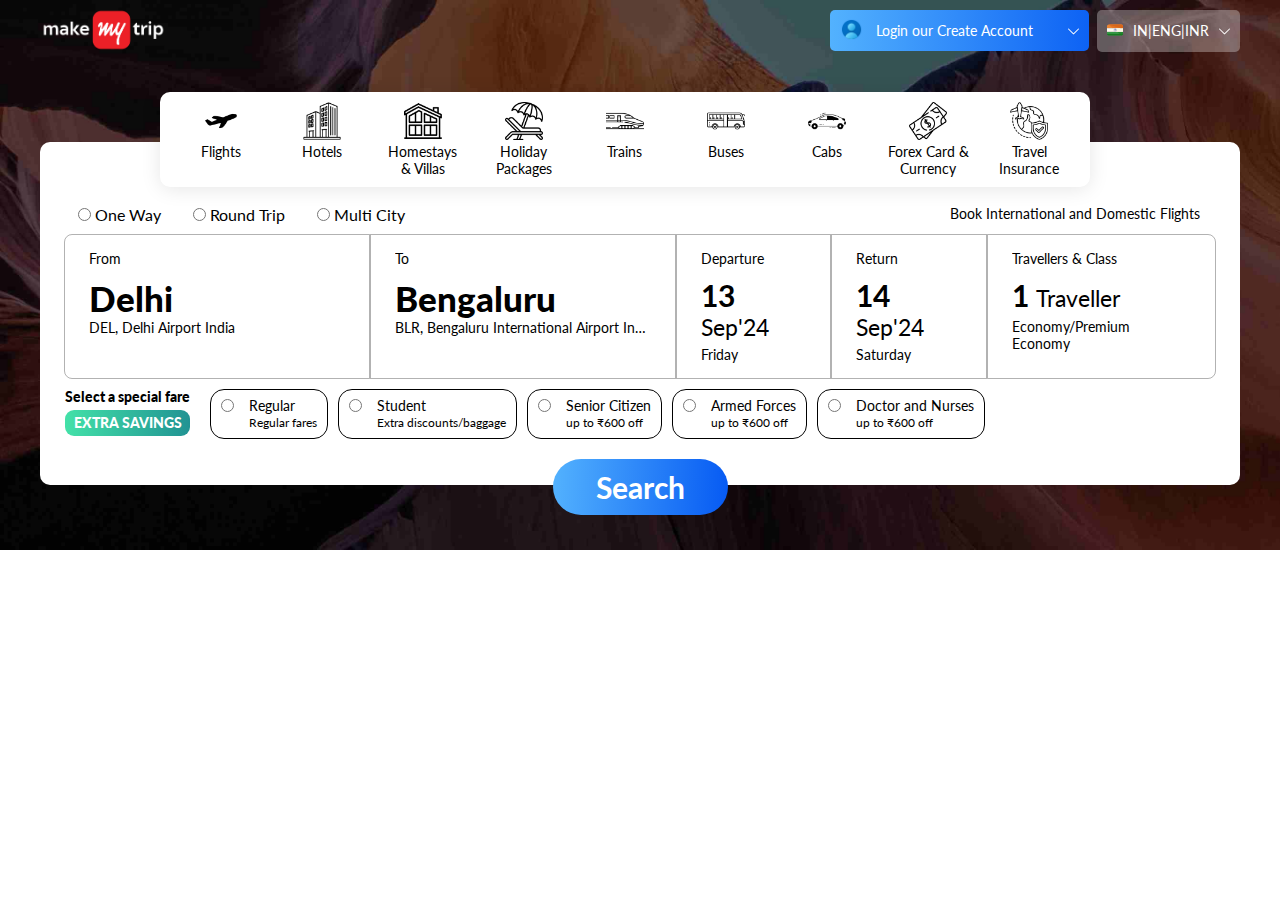
<file: html css project/Makemytrip clone/index.html>
<!DOCTYPE html>
<html lang="en">

<head>
  <meta charset="UTF-8">
  <meta name="viewport" content="width=device-width, initial-scale=1.0">
  <title>MakeMyTrip - #1 Travel Website 50% OFF on Hotels, Flights & Holiday</title>
  <link rel="stylesheet" href="style.css">
</head>

<body>
  <!-- ++++++++++++++++++++landing page content start++++++++++++++++++++++ -->
  <section class="landing-page">
    <div class="container">
      <header>
        <!-- ++++++++++++++++++++ nav content start++++++++++++++++++++++ -->
        <div class="nav-content">
          <div class="logo">
            <img src="image/mmt_dt_top_icon.avif" alt="">
          </div>
          <div class="nav-btn">
            <div>
              <a href="index.html"><button class="nav-btn-one nav-button">
                  <span class="nav-user-icon"><img src="image/icons8-user-48.png" alt=""></span> <span>
                    <p>Login our Create Account</p>
                  </span>
                  <span class="nav-one-arrow down-arrow"><img src="image/down-arrow-svgrepo-com.svg"
                      alt=""></span></button></a>

            </div>
            <div>
              <button class="nav-btn-two nav-button">
                <span class="nav-user-icon"><img src="image/india.png" alt=""></span>
                <span>
                  <p>IN|ENG|INR</p>
                </span>
                <span class="down-arrow"><img src="image/down-arrow-svgrepo-com.svg" alt=""></span></button>

            </div>
          </div>
        </div>
        <!-- ++++++++++++++++++++ nav content end++++++++++++++++++++++ -->
      </header>
      <!-- ++++++++++++++++++++ landing main content start ++++++++++++++++++++++ -->
      <div class="landing-main-content">
        <div class="main-box-content">
          <div class="box-one-main-content">
            <span><img src="image/plane.png" alt="">
              <p>Flights</p>
            </span>
            <span><img src="image/residential.png" alt="">
              <p>
                Hotels</p>
            </span>
            <span><img src="image/english-cottage.png" alt="">
              <p>Homestays & Villas</p>
            </span>
            <span><img src="image/chair.png" alt="">
              <p>Holiday Packages</p>
            </span>
            <span><img src="image/train.png" alt="">
              <p>Trains</p>
            </span>
            <span><img src="image/bus (1).png" alt="">
              <p>
                Buses</p>
            </span>
            <span><img src="image/car.png" alt="">
              <p>
                Cabs</p>
            </span>
            <span><img src="image/money (1).png" alt="">
              <p>Forex Card & Currency</p>
            </span>
            <span><img src="image/travel-insurance.png" alt="">
              <p>Travel Insurance</p>
            </span>
          </div>


          <div class="radio-section">
            <div class="radio-button">
              <input type="radio" name="going-type-seletion" id="oneway" value="oneway"> <label
                for="going-type-seletion">One Way</label>
              <input type="radio" name="going-type-seletion" id="roundtrip" value="roundtrip"> <label
                for="going-type-seletion">Round
                Trip</label>
              <input type="radio" name="going-type-seletion" id="mutlicity" value="mutlicity"> <label
                for="going-type-seletion">Multi
                City</label>
            </div>
            <span>
              <p>Book International and Domestic Flights</p>
            </span>
          </div>


          <div class="from-to-main-container"></div>
          <div class="from-to content">
            <div class="from-to-boxes">

              <div class="from from-to-box">
                <p class="destiny">From</p>
                <p class="state">Delhi</p>
                <p class="state-airport-name">DEL, Delhi Airport India</p>
              </div>

              <div class="to from-to-box">
                <p class="destiny">To</p>
                <p class="state">Bengaluru</p>
                <p class="state-airport-name">BLR, Bengaluru International Airport India</p>
              </div>

              <div class="departure from-to-box">
                <p class="destiny">Departure</p>
                <div><span class="date">13</span> <span class="month-year">Sep'24</span></div>
                <p class="week">Friday</p>
              </div>

              <div class="return from-to-box">
                <p class="destiny">Return</p>
                <div><span class="date">14</span> <span class="month-year">Sep'24</span></div>
                <p class="week">Saturday</p>
              </div>

              <div class="travel-class from-to-box">
                <p class="destiny">Travellers & Class</p>
                <div><span class="date">1 <span class="type">Traveller</span> </span> </div>
                <p class="travel-type">Economy/Premium Economy</p>
              </div>
            </div>
          </div>

          <div class="landing-last-main-content">
            <div class="last-content">
              <div class="box-one">
                <p>Select a special fare</p>
                <p>EXTRA SAVINGS</p>
              </div>
              <div class="last-boxes-container">
                <div class="last-box-content">
                  <div class="last-box">
                    <div class="last-radio-btn">
                      <input type="radio" name="last-radio-btn-input" id="last-radio-btn-input"> 
                    </div>
                    <div class="last-box-content">
                      <div class="large-text"><p>Regular</p></div>
                      <div class="small-text"><p>Regular fares</p></div>
                    </div>
                  </div>
                </div>
                <div class="last-box-content">
                  <div class="last-box">
                    <div class="last-radio-btn">
                      <input type="radio" name="last-radio-btn-input" id="last-radio-btn-input">
                    </div>
                    <div class="last-box-content">
                      <div class="large-text"><p>Student</p></div>
                      <div class="small-text"><p>Extra discounts/baggage</p></div>
                    </div>
                  </div>
                </div>
                <div class="last-box-content">
                  <div class="last-box">
                    <div class="last-radio-btn">
                      <input type="radio" name="last-radio-btn-input" id="last-radio-btn-input">
                    </div>
                    <div class="last-box-content">
                      <div class="large-text"><p>Senior Citizen</p></div>
                      <div class="small-text"><p>up to ₹600 off</p></div>
                    </div>
                  </div>
                </div>
                <div class="last-box-content">
                  <div class="last-box">
                    <div class="last-radio-btn">
                      <input type="radio"  id="last-radio-btn-input" name="last-radio-btn-input">
                    </div>
                    <div class="last-box-content">
                      <div class="large-text"><p>Armed Forces</p></div>
                      <div class="small-text"><p>up to ₹600 off</p></div>
                    </div>
                  </div>
                </div>
                <div class="last-box-content">
                  <div class="last-box">
                    <div class="last-radio-btn">
                      <input type="radio" name="last-radio-btn-input" id="last-radio-btn-input">
                    </div>
                    <div class="last-box-content">
                      <div class="large-text"><p>
                        Doctor and Nurses</p></div>
                      <div class="small-text"><p>up to ₹600 off</p></div>
                    </div>
                  </div>
                </div>
              </div>
            </div>
          </div>
          <div class="landing-main-search-btn">
            <input type="button" value="Search">
          </div>
        </div>
      </div>
    </div>
    </div>
    </div>
    </div>


    <!-- ++++++++++++++++++++ landing main content enc ++++++++++++++++++++++ -->

    </div>
  </section>
  <!-- ++++++++++++++++++++landing page content end++++++++++++++++++++++ -->
</body>

</html>
</file>
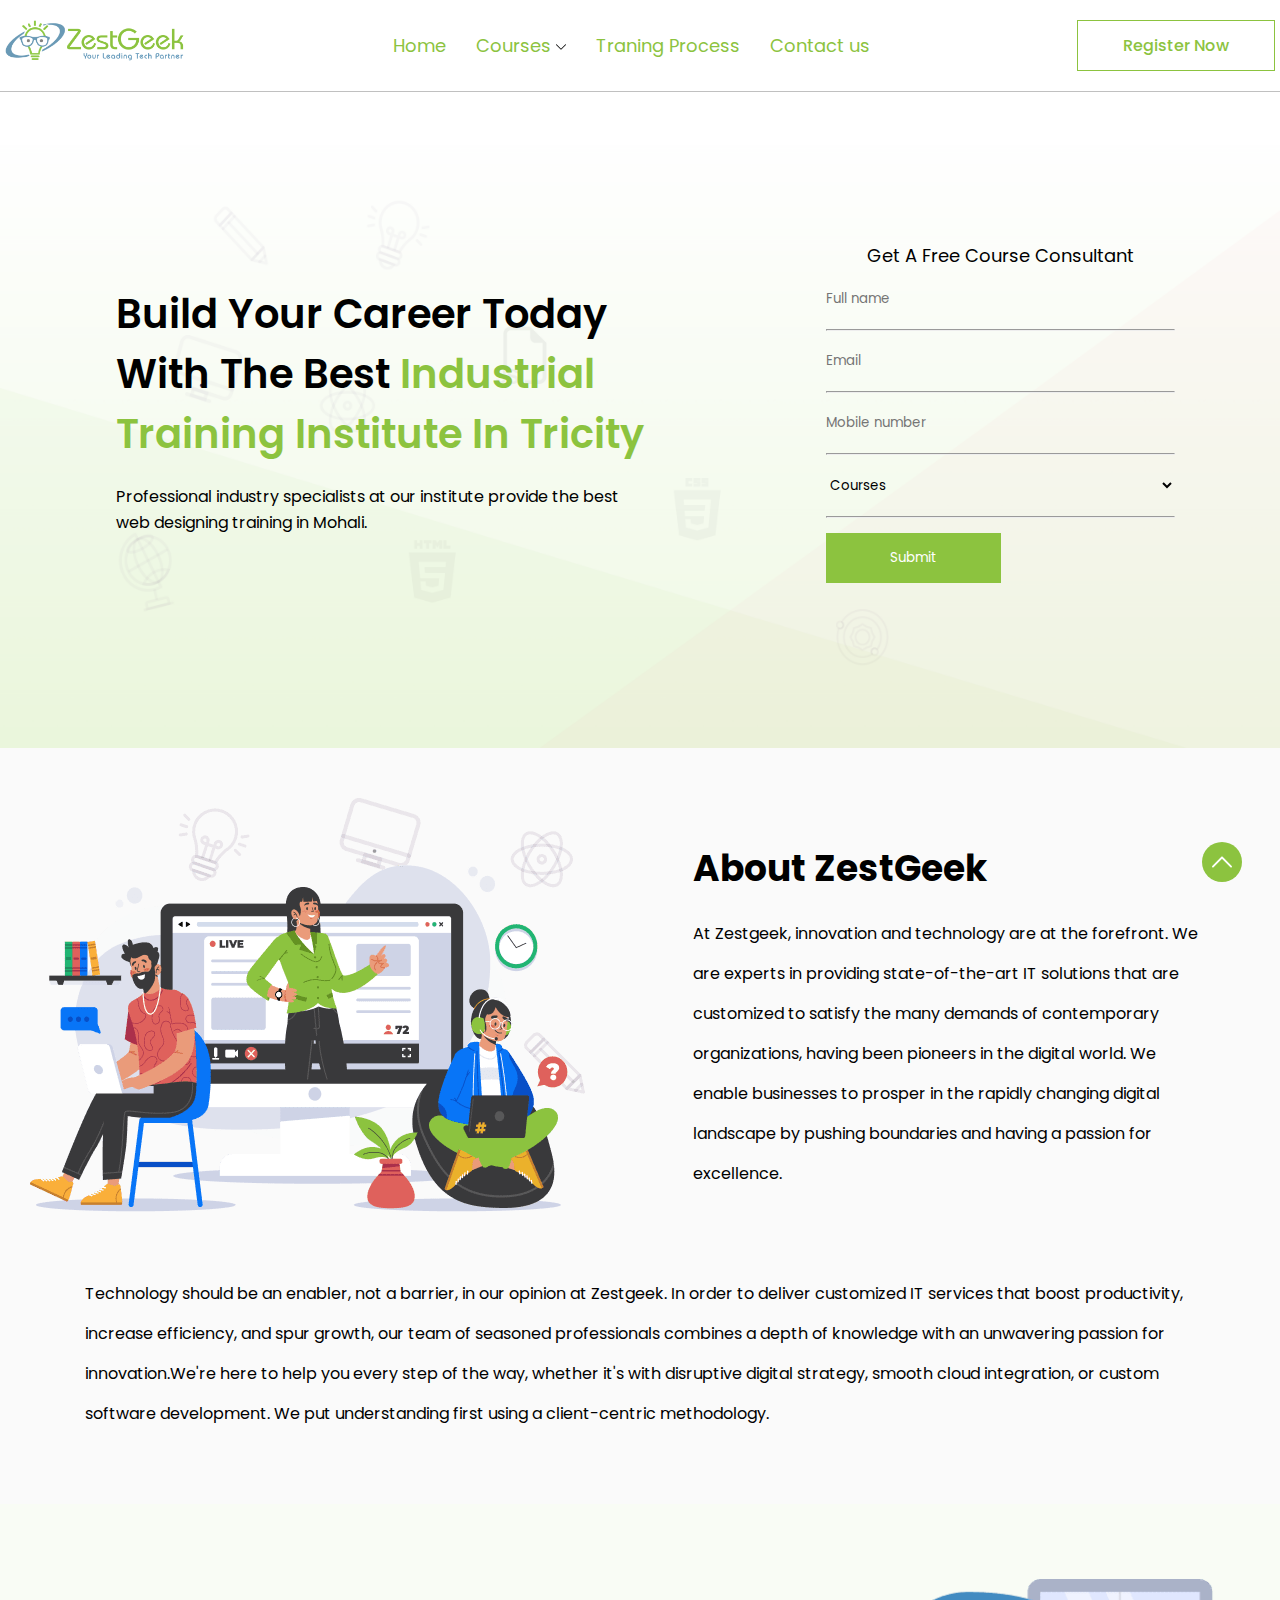
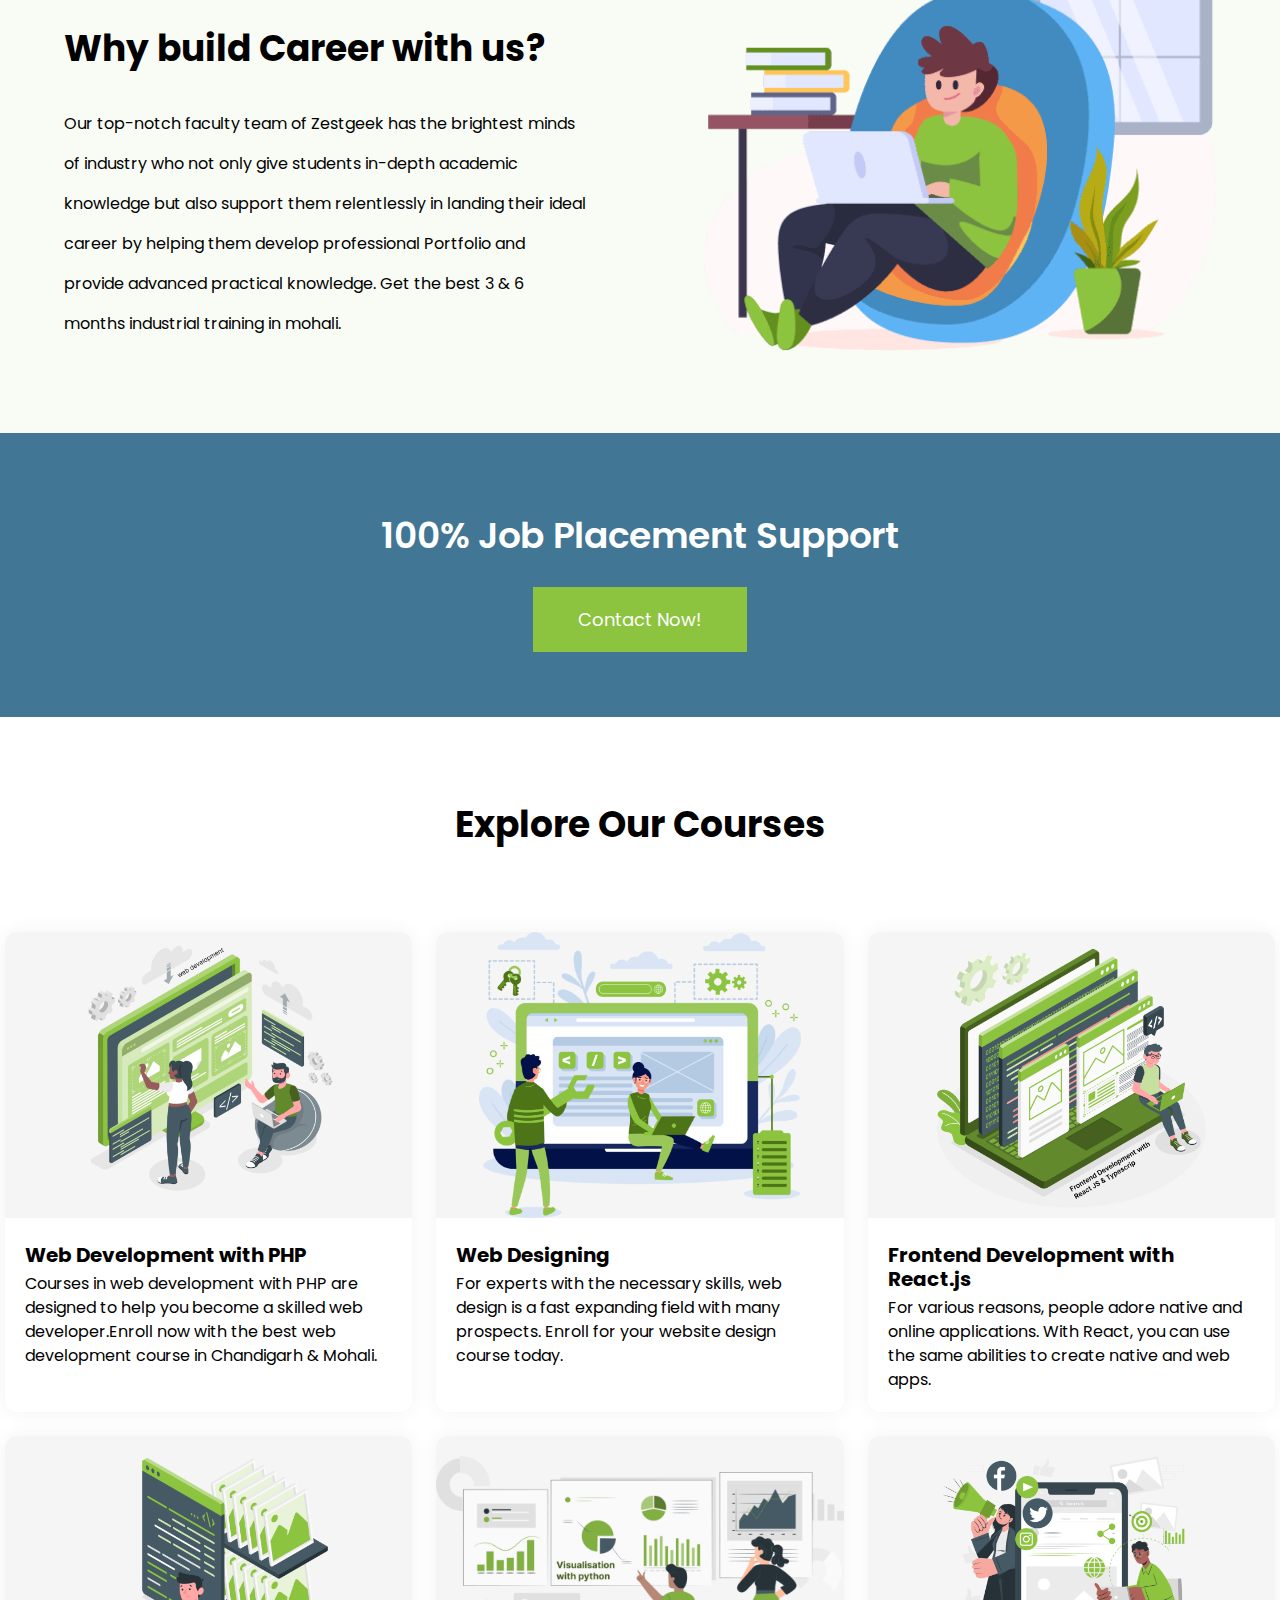
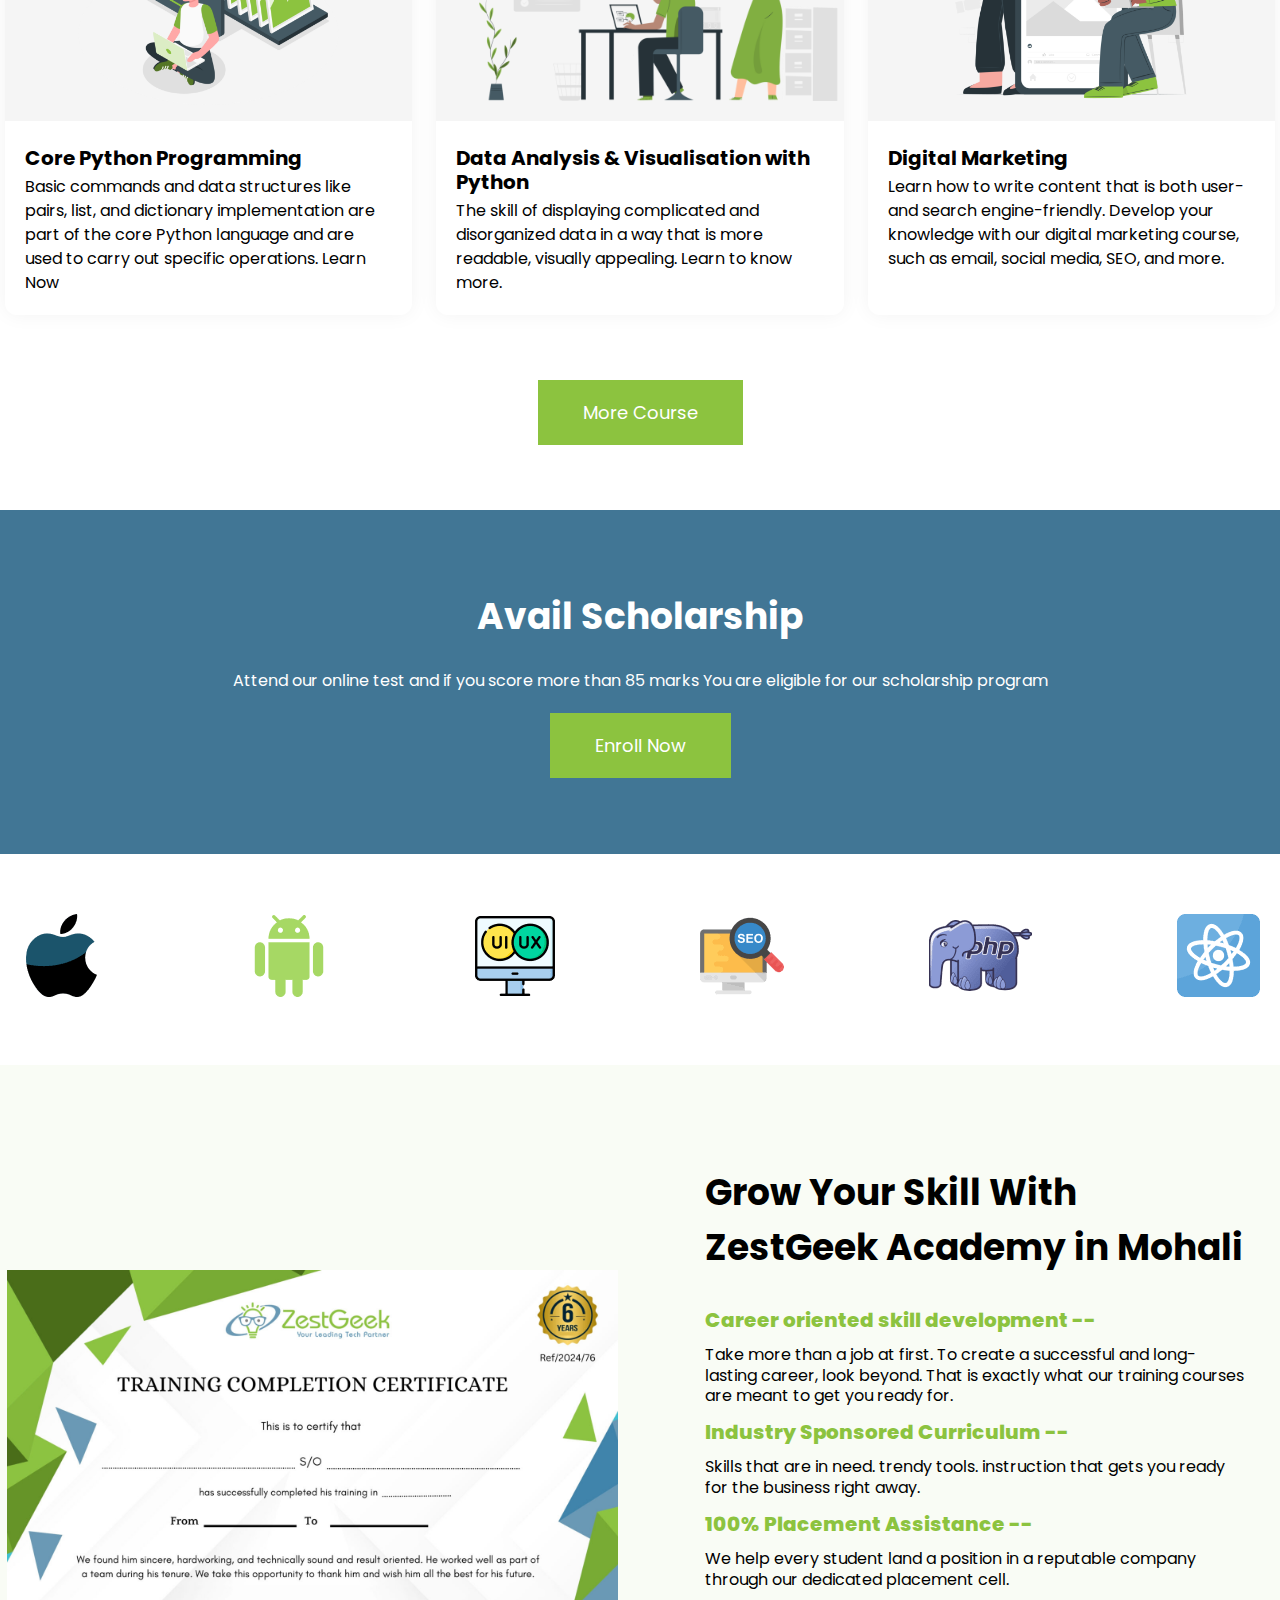
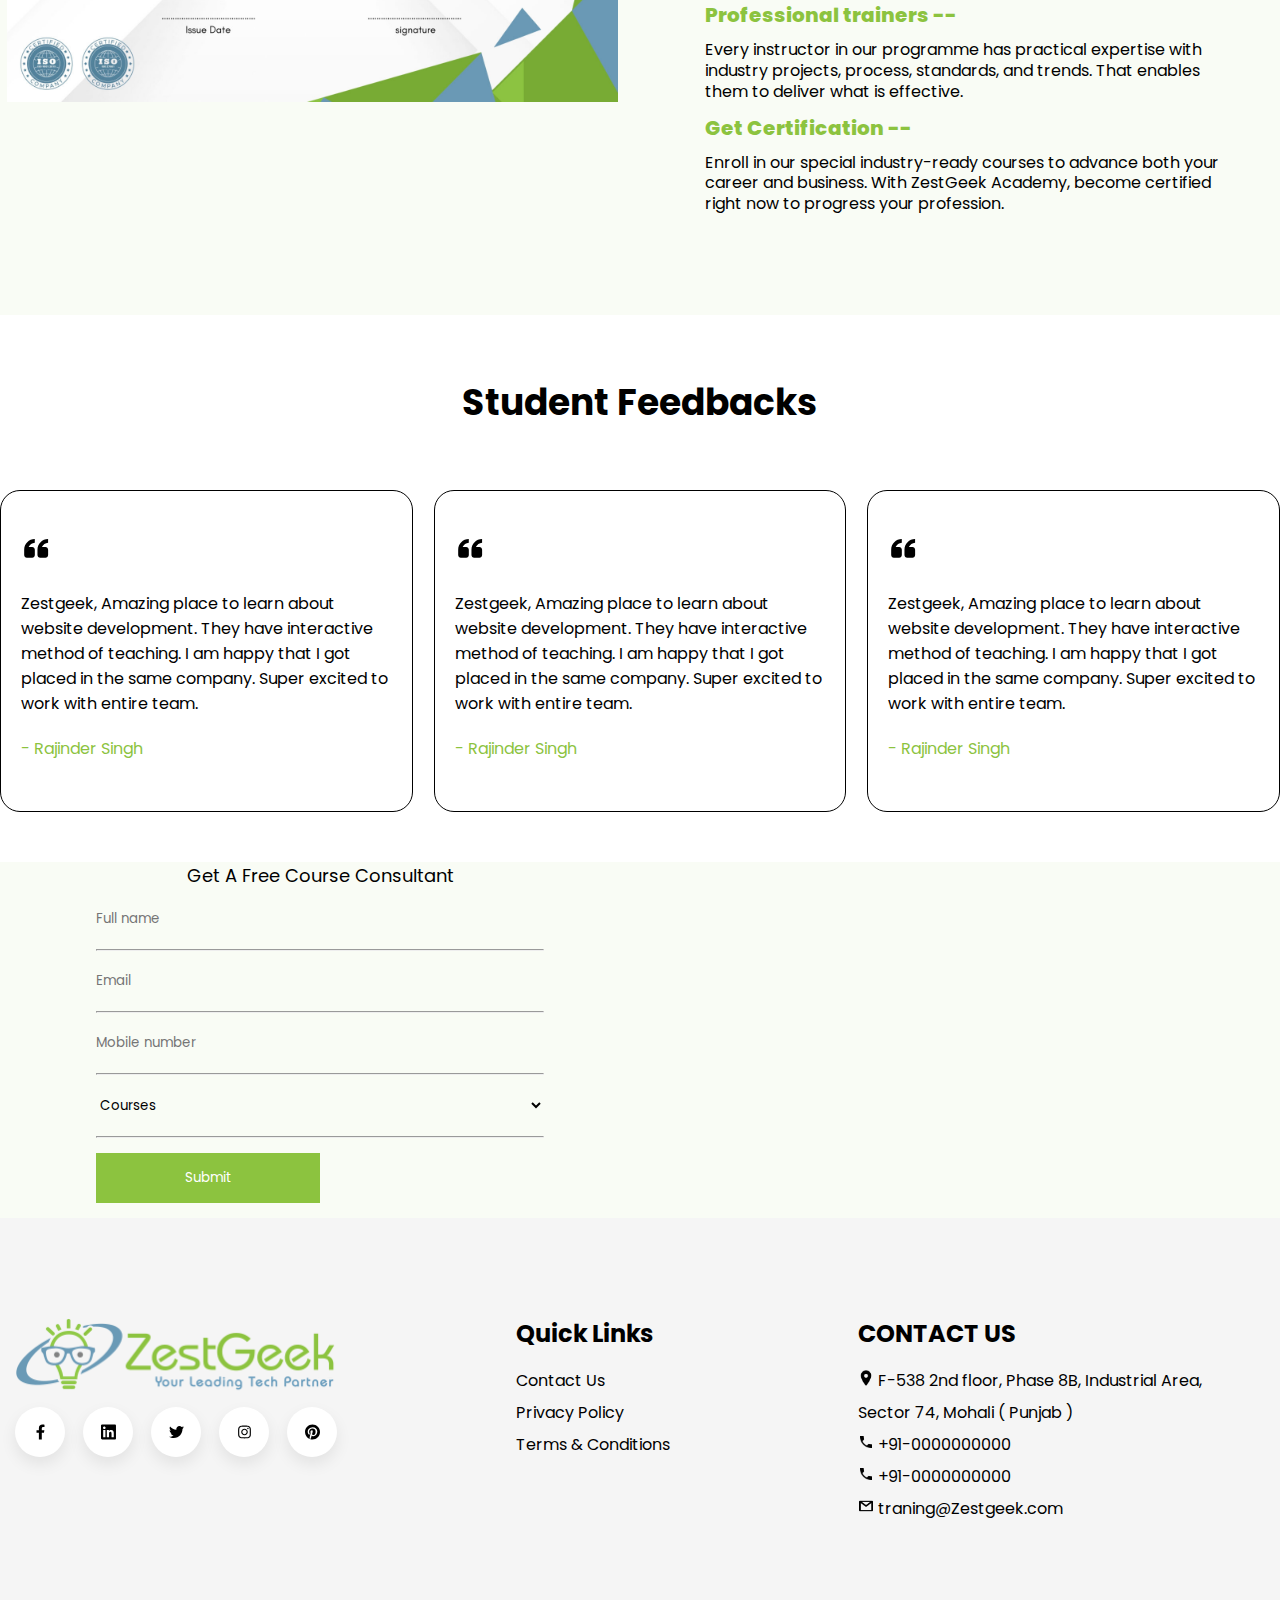
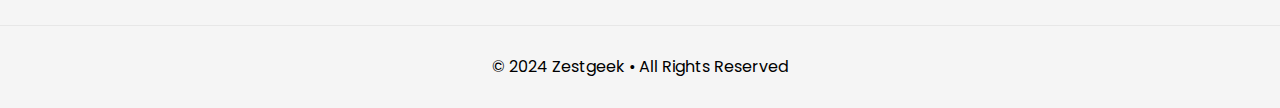
<file: html css project/zestgeek/index.html>
<!DOCTYPE html>
<html lang="en">
<head>
    <meta charset="UTF-8">
    <meta name="viewport" content="width=device-width, initial-scale=1.0">
    <title>zestgeek clone</title>
	<link rel="preconnect" href="https://fonts.googleapis.com">
    <link rel="preconnect" href="https://fonts.gstatic.com" crossorigin>
    <link href="https://fonts.googleapis.com/css2?family=Poppins:ital,wght@0,100;0,200;0,300;0,400;0,500;0,600;0,700;0,800;0,900;1,100;1,200;1,300;1,400;1,500;1,600;1,700;1,800;1,900&display=swap" rel="stylesheet">
    <link rel="stylesheet" href="style.css">
</head>
<body>
    <!-- header section start -->
    <header>
        <!-- navbar start  -->
        <nav>
            <div class="container">
                <div class="nav-content">
                    <div class="img-logo">
                        <img src="assest/zestgeeklogo.png" alt="">
                    </div>
                    <div class="home-content">
                        <div class="home-links">
                            <ul>
                                <li><a href="#">Home</a></li>
                                <li><a href="#">Courses <img src="assest/down-arrow-svgrepo-com.svg" alt="" width="10px"></a></li>
                                <li><a href="#">Traning Process</a></li>
                                <li><a href="#">Contact us</a></li>
                            </ul>
                        </div>
                    </div>
                    <div class="reg-button">
                        <input type="button" value="Register Now">
                        <details class="burger">
                            <summary>
                                <img src="assest/burger-menu-svgrepo-com.svg" alt="">
                            </summary>
                            <ul>
                                <li><a href="#">Home</a></li>
                                <li><a href="#">Courses</a></li>
                                <li><a href="#">Traning Process</a></li>
                                <li><a href="#">Contact us</a></li>
                            </ul>
                        </details>
                    </div>
                    
                </div>
            </div>
        </nav>
        <!-- navbar end -->
    </header>
     <!-- header section end -->
    <div class="horizontal-line"></div>
    <!-- main content start -->
    <main>
        <!-- section 1 start  -->
        <section class="section-one-content-form">
            <div class="section-one-background-image">
                <div class="container">
                    <div class="content-form-container">
                        <div class="section-one-content">
                            <div class="black-green-content">
                                <span id="black-content">Build Your Career Today With The Best</span>
                                <span id="green-content">Industrial Training Institute In Tricity</span>
                            </div>
                            <p id="small-content">Professional industry specialists at our institute provide the best web designing training in Mohali.</p>
                        </div>
                        <div class="form">
                            <form>
                                <p>Get A Free Course Consultant</p>
                                <div class="form-content">
                                    <input type="text" name="fullname" placeholder="Full name">
                                    <hr>
                                    <input type="email" name="email" placeholder="Email">
                                    <hr>
                                    <input type="number" name="number" placeholder="Mobile number">
                                    <hr>
                                    <select name="Course">
                                        <option value="">Courses</option>
                                        <option value="web">Web development</option>
                                        <option value="Mobile">Mobile development</option>
                                    </select>
                                    <hr>
                                    <input class="submit-btn" type="button" value="Submit">
                                </div>
                            </form>
                        </div>
                    </div>
                </div>
            </div>
        </section>
        <!-- section 1 end  -->

        <!-- section 2 start -->
         <section class="image-content-container">
            <div class="container">
                <div class="img-content">
                    <div class="image-contactus">
                        <img src="assest/object.png" alt="">
                    </div>
                    <div class="section-two-content">
                        <h2>About ZestGeek</h2>
                        <p>At Zestgeek, innovation and technology are at the forefront. We are experts in providing
                            state-of-the-art IT solutions that are customized to satisfy the many demands of contemporary
                            organizations, having been pioneers in the digital world. We enable businesses to prosper in the
                            rapidly changing digital landscape by pushing boundaries and having a passion for excellence.
                        </p>
                    </div>
                </div>
                <div class="center-content">
                    <p>
                        Technology should be an enabler, not a barrier, in our opinion at Zestgeek. In order to deliver
                        customized IT services that boost productivity, increase efficiency, and spur growth, our team of
                        seasoned professionals combines a depth of knowledge with an unwavering passion for innovation.We're
                        here to help you every step of the way, whether it's with disruptive digital strategy, smooth cloud
                        integration, or custom software development. We put understanding first using a client-centric
                        methodology.
                    </p>
                </div>
            </div>
         </section>
         <!-- section 2 start -->
         <!-- section 3 start -->
          <section class="content-image-container">
            <div class="container">
                <div class="subcontiner">
                    <div class="content-image">
                        <div class="section-two-last-content">
                            <p class="section-two-last-content-para">Why build Career with us?</p>
                            <p>Our top-notch faculty team of Zestgeek has the brightest minds of industry who not only give
                                students in-depth academic knowledge but also support them relentlessly in landing their ideal
                                career by helping them develop professional Portfolio and provide advanced practical knowledge.
                                Get the best 3 & 6 months industrial training in mohali.</p>
                        </div>
                        <div class="section-two-last-image">
                            <img src="assest/training.png" alt="">
                        </div>
                    </div>
                </div>
            </div>
          </section>
          <!-- section 3 end -->
          <!-- section 4 start -->
          <section class="job-placement">
           <div class="container">
            <div class="job-placement-content">
                <p>100% Job Placement Support</p>
                <input type="button" value="Contact Now!">
            </div>
           </div>
        </section>
        <!-- section 4 end -->
        <!-- section 5 start -->
        <section class="explore-courses">
            <div class="container">
                <div class="sub-container-explore-courses">
                    <div class="para-card">
                        <div class="para-section-three">
                            <p>Explore Our Courses</p>
                        </div>
                        <div class="box-container">
                            <div class="box">
                                <div class="box-image">
                                    <img src="assest/php.png" alt="">
                                </div>
                                <div class="box-content">
                                    <h4>Web Development with PHP</h4>
                                    <p> Courses in web development with PHP are designed to help you become a skilled web
                                        developer.Enroll now with the best web development course in Chandigarh & Mohali.
                                    </p>
                                </div>
                            </div>
                            <div class="box">
                                <div class="box-image">
                                    <img src="assest/web.png" alt="">
                                </div>
                                <div class="box-content">
                                    <h4>Web Designing</h4>
                                <p>
                                    For experts with the necessary skills, web design is a fast expanding field with many
                                    prospects. Enroll for your website design course today.
    
                                </p>
                                </div>
                            </div>
                            <div class="box">
                                <div class="box-image">
                                    <img src="assest/Frontend-Development-with-React-JS-Typescrip.png" alt="">
                                </div>
                                <div class="box-content">
                                    <h4>Frontend Development with React.js</h4>
                                <p> For various reasons, people adore native and online
                                    applications. With React, you can use the same abilities to create native and web apps.
                                </p>
                                </div>
                            </div>
                            <div class="box">
                                <div class="box-image">
                                    <img src="assest/Core-python-1024x1024.png" alt="">
                                </div>
                                <div class="box-content">
                                    <h4>Core Python Programming</h4>
                                <p> Basic commands and data structures like pairs, list, and
                                    dictionary implementation are part of the core Python language and are used
                                    to carry out specific operations. Learn Now
                                </p>
                                </div>
                            </div>
                            <div class="box">
                                <div class="box-image">
                                    <img src="assest/phython.png" alt="">
                                </div>
                                <div class="box-content">
                                    <h4>Data Analysis & Visualisation with Python</h4>
                                <p> The skill of displaying complicated and disorganized data
                                    in a way that is more readable, visually appealing. Learn to know more.
                                </p>
                                </div>
                            </div>
                            <div class="box">
                                <div class="box-image">
                                    <img src="assest/marketing.png" alt="">
                                </div>
                                <div class="box-content">
                                    <h4>Digital Marketing</h4>
                                <p>  Learn how to write content that is both user- and search engine-friendly.
                                    Develop your knowledge with our digital marketing course, such as email, social media, SEO, and more. 
                                </p>
                                </div>
                            </div>
                        </div>
                    </div>
                    <div class="explore-course-btn">
                        <input type="button" value="More Course">
                    </div>
                </div>
            </div>
        </section>
         <!-- section 5 end -->
         <!-- section 6 start --> 
        <section class="avail-scholorship">
            <div class="container">
                <div class="avail-scholorship-container">
                    <div class="heading-three-para">
                        <h1>Avail Scholarship</h1>
                        <p>Attend our online test and if you score more than 85 marks You are eligible for our scholarship program</p>
                    </div>
                    <div class="explore-course-btn avail-scholorship-btn">
                        <input type="button" value="Enroll Now">
                    </div>
                </div>
            </div>
        </section>
        <!-- section 6 end --> 
        <!-- section 7 start -->
        <section class="image-slider">
            <div class="multiple-images">
                <div class="image">
                    <img src="assest/apple-1.png" alt="">
                </div>
                <div class="image">
                    <img src="assest/android-1.png" alt="">
                </div>
                <div class="image">
                    <img src="assest/ui-1.png" alt="">
                </div>
                <div class="image">
                    <img src="assest/seo.png" alt="">
                </div>
                <div class="image">
                    <img src="assest/Webysther_20160423_-_Elephpant-1.png" alt="">
                </div>
                <div class="image">
                    <img src="assest/physics-1.png" alt="">
                </div>
            </div>
        </section>
        <!-- section 7 end -->
        <!-- section 8 start --> 
        <section class="certificate-image-container">
            <div class="container">
                <div class="certificate-image-content">
                    <div class="certificate">
                        <div class="certificate-image">
                            <img src="assest/certificate-1-1536x1086.jpg" alt="" >
                        </div>
                    </div>
                    <div class="certificate-content">
                        <div class="heading-para">
                            <h2 class="certificate-heading">Grow Your Skill With ZestGeek Academy in Mohali</h2>
                            <p class="green-para">Career oriented skill development --</p>
                            <p class="black-para">Take more than a job at first. To create a successful and long-lasting career, look beyond. That is exactly what our training courses are meant to get you ready for.</p>
                            <p class="green-para">Industry Sponsored Curriculum --</p>
                            <p class="black-para">Skills that are in need. trendy tools. instruction that gets you ready for the business right away.</p>
                            <p class="green-para">100% Placement Assistance --</p>
                            <p class="black-para">We help every student land a position in a reputable company through our dedicated placement cell.</p>
                            <p class="green-para">Professional trainers --</p>
                            <p class="black-para">Every instructor in our programme has practical expertise with industry projects, process, standards, and trends. That enables them to deliver what is effective.
                            </p>
                            <p class="green-para">Get Certification --</p>
                            <p class="black-para">Enroll in our special industry-ready courses to advance both your career and business. With ZestGeek Academy, become certified right now to progress your profession.
                            </p>
                        </div>
                    </div>
                </div>
            </div>
        </section>
        <!-- section 8 end -->  
        <!-- section 9 start --> 
         <section class="student-feedback-container">
            <div class="container">
                <div class="student-content">
                    <div class="student-heading">
                        <h3>Student Feedbacks</h3>
                    </div>
                    <div class="student-boxes">
                        <div class="student-box">
                            <div class="student-image">
                                <img src="assest/noun-quote-942360.svg" alt="">
                            </div>
                            <div class="student-review">
                                <p>
                                    Zestgeek, Amazing place to learn about website development. They have interactive method of teaching. I am happy that I got placed in the same company. Super excited to work with entire team.</p>
                            </div>
                            <div class="student-name">
                                <p>- Rajinder Singh</p>
                            </div>  
                        </div>
                        <div class="student-box">
                            <div class="student-image">
                                <img src="assest/noun-quote-942360.svg" alt="">
                            </div>
                            <div class="student-review">
                                <p>
                                    Zestgeek, Amazing place to learn about website development. They have interactive method of teaching. I am happy that I got placed in the same company. Super excited to work with entire team.</p>
                            </div>
                            <div class="student-name">
                                <p>- Rajinder Singh</p>
                            </div>  
                        </div>
                        <div class="student-box">
                            <div class="student-image">
                                <img src="assest/noun-quote-942360.svg" alt="">
                            </div>
                            <div class="student-review">
                                <p>
                                    Zestgeek, Amazing place to learn about website development. They have interactive method of teaching. I am happy that I got placed in the same company. Super excited to work with entire team.</p>
                            </div>
                            <div class="student-name">
                                <p>- Rajinder Singh</p>
                            </div>  
                        </div>
                    </div>
                </div>
            </div>
         </section>
        <!-- section 9 end -->   
        <!-- section 10 start --> 
         <section class="form-map-container">
                <div class="container">
                    <div class="form-map">
                        <div class="form">
                            <form>
                                <p>Get A Free Course Consultant</p>
                                <div class="form-content">
                                    <input type="text" name="fullname" placeholder="Full name">
                                    <hr>
                                    <input type="email" name="email" placeholder="Email">
                                    <hr>
                                    <input type="number" name="number" placeholder="Mobile number">
                                    <hr>
                                    <select name="Course">
                                        <option value="">Courses</option>
                                        <option value="web">Web development</option>
                                        <option value="Mobile">Mobile development</option>
                                    </select>
                                    <hr>
                                    <input class="submit-btn" type="button" value="Submit">
                                </div>
                            </form>
                        </div>
                    </div>
                </div>
         </section>
        <!-- section 10 end -->         
    </main>
    <footer>
        <section class="links">
            <div class="container">
                <div class="contactus-socialmeadia">
                    <div class="social-media">
                        <div class="image-logo">
                            <img src="assest/zestgeeklogo.png" alt="">
                        </div>
                        <div class="logo-links">
                            <div class="cirlce">
                                <img src="assest/5305153_fb_facebook_facebook logo_icon.svg" alt="">
                            </div>
                            <div class="cirlce">
                                <img src="assest/5305157_connection_linkedin_network_linkedin logo_icon.svg" alt="">
                            </div>
                            <div class="cirlce">
                                <img src="assest/5305170_bird_social media_social network_tweet_twitter_icon.svg" alt="">
                            </div>
                            <div class="cirlce">
                                <img src="assest/5335781_camera_instagram_social media_instagram logo_icon.svg" alt="">
                            </div>
                            <div class="cirlce">
                                <img src="assest/5305160_inspiration_pin_pinterest_pinterest logo_icon.svg" alt="">
                            </div>
                        </div>
                    </div>
                    <div class="quick-links">
                        <div class="link-heading">
                            <h2>Quick Links</h2>
                        </div>
                        <div class="links">
                            <p>Contact Us</p>
                            <p>Privacy Policy</p>
                            <p>Terms & Conditions</p>
                        </div>
                    </div>
                    <div class="contact-us">
                        <div class="contact-heading">
                            <h2>CONTACT US</h2>
                        </div>
                        <div class="contact-links">
                            <div class="address">
                                <img src="assest/icons8-location-50.png" alt="">
                                <span>
                                   F-538 2nd floor, Phase 8B, Industrial Area, Sector 74, Mohali ( Punjab )
                                </span>
                            </div>
                            <div class="phone">
                                <div class="phone-one">
                                    <img src="assest/icons8-phone-24.png" alt="">
                                <span>
                                    +91-0000000000
                                </span>
                                </div>
                                <div class="phone-two">
                                    <img src="assest/icons8-phone-24.png" alt="">
                                <span>
                                   +91-0000000000
                                </span>
                                </div>
                            </div>
                            <div class="gmail">
                                <img src="assest/icons8-gmail-logo-30.png" alt="">
                            <span>
                               traning@Zestgeek.com
                            </span>
                            </div>
                        </div>
                    </div>
                </div>
                <div class="footer-content">
                    <p>© 2024 Zestgeek • All Rights Reserved</p>
                </div>
                <div class="scroller">
                        <div class="arrow-image">
                            <img src="assest/up-arrow-svgrepo-com (1).svg" alt="">
                        </div>
                </div>
            </div>
        </section>
    </footer>

</body>
</html>
</file>
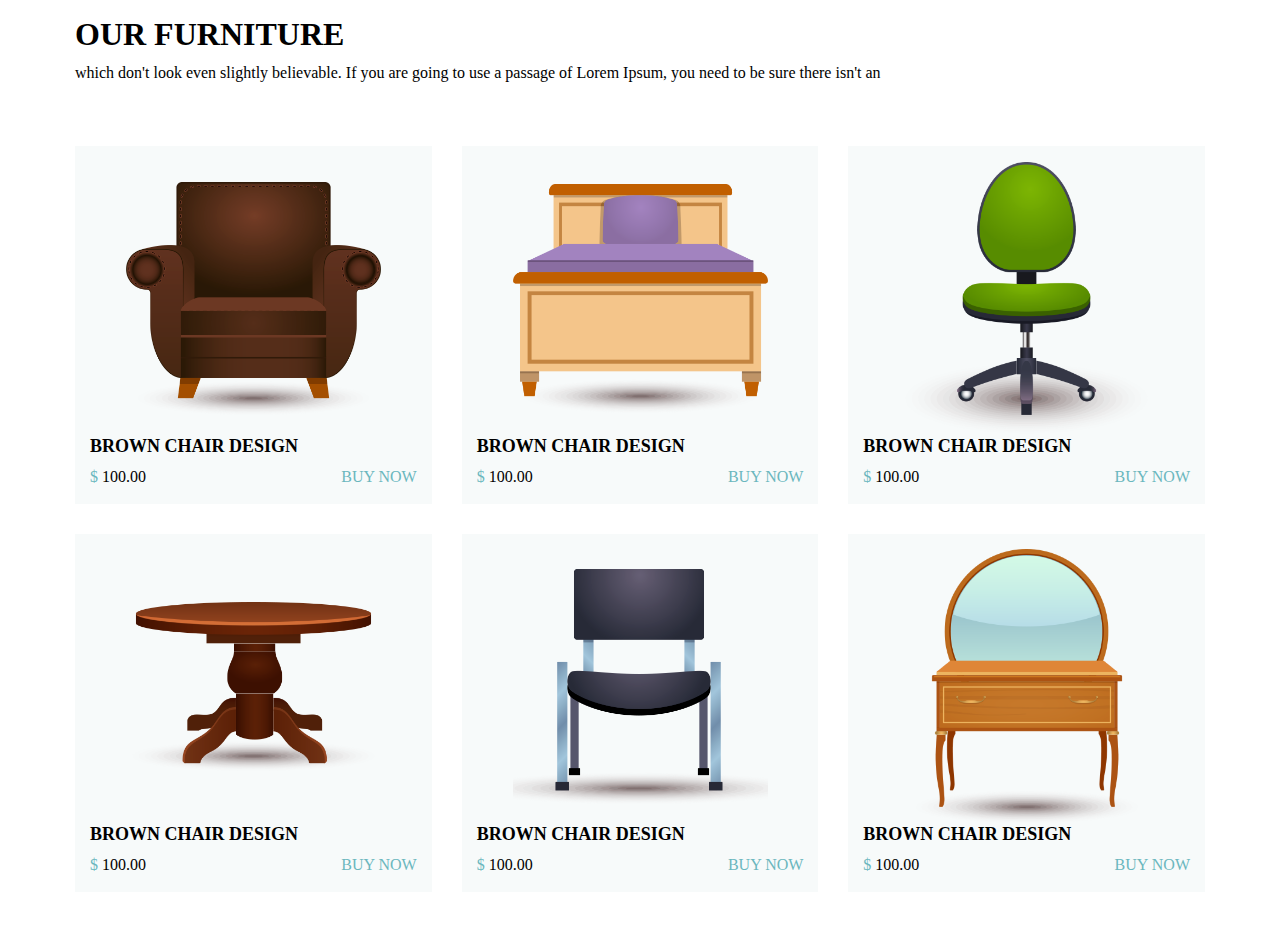
<file: html css/edgecut card/index.html>
<!DOCTYPE html>
<html lang="en">
<head>
    <meta charset="UTF-8">
    <meta name="viewport" content="width=device-width, initial-scale=1.0">
    <title>Document</title>
    <link rel="stylesheet" href="style.css">
</head>
<body>
    <section class="furniture">
        <div class="contianer">
            <div class="furniture-heading">
                <h2>Our Furniture</h2>
                <p>which don't look even slightly believable. If you are going to use a passage of Lorem Ipsum, you need to be sure there isn't an</p>
            </div>
            <div class="main-boxes-container">
                <div class="boxes">
                    <div class="box">
                        <div class="furniture-image">
                            <img src="images/f1.png" alt="">
                        </div>
                        <div class="furniture-detail-card">
                            <h5>brown Chair Design</h5>
                        </div>
						<div class="card-details">
						    <p> <span class="dollar">$</span> <span>100.00</span> </p>
							<a href="index.html">BUY NOW</a>
						</div>
                    </div>
                    <div class="box">
                        <div class="furniture-image">
                            <img src="images/f2.png" alt="">
                        </div>
                        <div class="furniture-detail-card">
                            <h5>brown Chair Design</h5>
                        </div>
						<div class="card-details">
						    <p> <span class="dollar">$</span> <span>100.00</span> </p>
							<a href="index.html">BUY NOW</a>
						</div>
                    </div>
                    <div class="box">
                        <div class="furniture-image">
                            <img src="images/f3.png" alt="">
                        </div>
                        <div class="furniture-detail-card">
                            <h5>brown Chair Design</h5>
                        </div>
						<div class="card-details">
						    <p> <span class="dollar">$</span> <span>100.00</span> </p>
							<a href="index.html">BUY NOW</a>
						</div>
                    </div>
					<div class="box">
                        <div class="furniture-image">
                            <img src="images/f4.png" alt="">
                        </div>
                        <div class="furniture-detail-card">
                            <h5>brown Chair Design</h5>
                        </div>
						<div class="card-details">
						    <p> <span class="dollar">$</span> <span>100.00</span> </p>
							<a href="index.html">BUY NOW</a>
						</div>
                    </div>
					<div class="box">
                        <div class="furniture-image">
                            <img src="images/f5.png" alt="">
                        </div>
                        <div class="furniture-detail-card">
                            <h5>brown Chair Design</h5>
                        </div>
						<div class="card-details">
						    <p> <span class="dollar">$</span> <span>100.00</span> </p>
							<a href="index.html">BUY NOW</a>
						</div>
                    </div>
					<div class="box">
                        <div class="furniture-image">
                            <img src="images/f6.png" alt="">
                        </div>
                        <div class="furniture-detail-card">
                            <h5>brown Chair Design</h5>
                        </div>
						<div class="card-details">
						    <p> <span class="dollar">$</span> <span>100.00</span> </p>
							<a href="index.html">BUY NOW</a>
						</div>
                    </div>
                </div>
            </div>
        </div>
    </section>
</body>
</html>
</file>
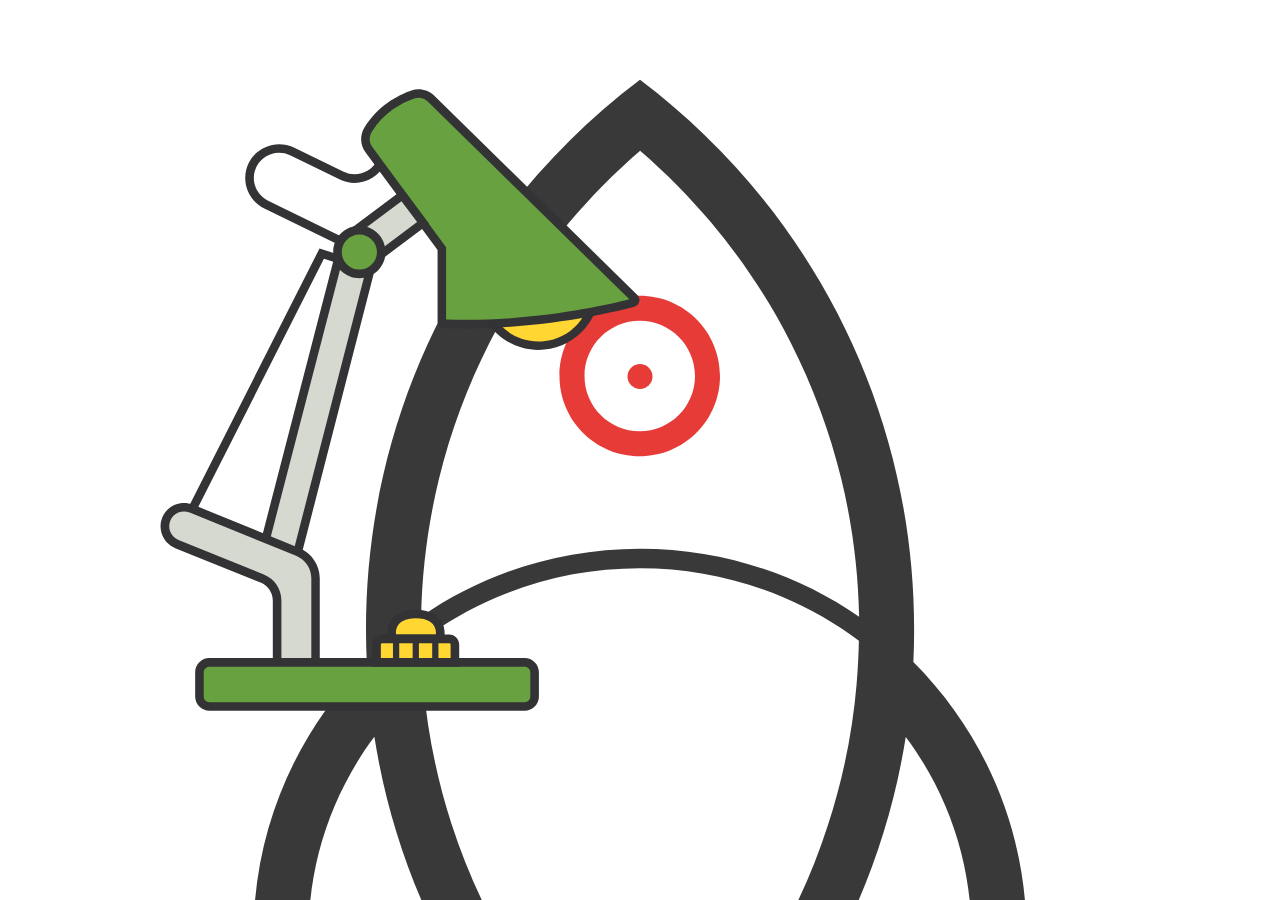
<file: html css/juneja/index.html>
<!DOCTYPE html>
<html lang="en">
<head>
    <meta charset="UTF-8">
    <meta name="viewport" content="width=device-width, initial-scale=1.0">
    <title>Document</title>
    <link rel="stylesheet" href="style.css">
</head>
<body>
    <img src="assest/desk-lamp-svgrepo-com.svg" alt="">
</body>
</html>
</file>
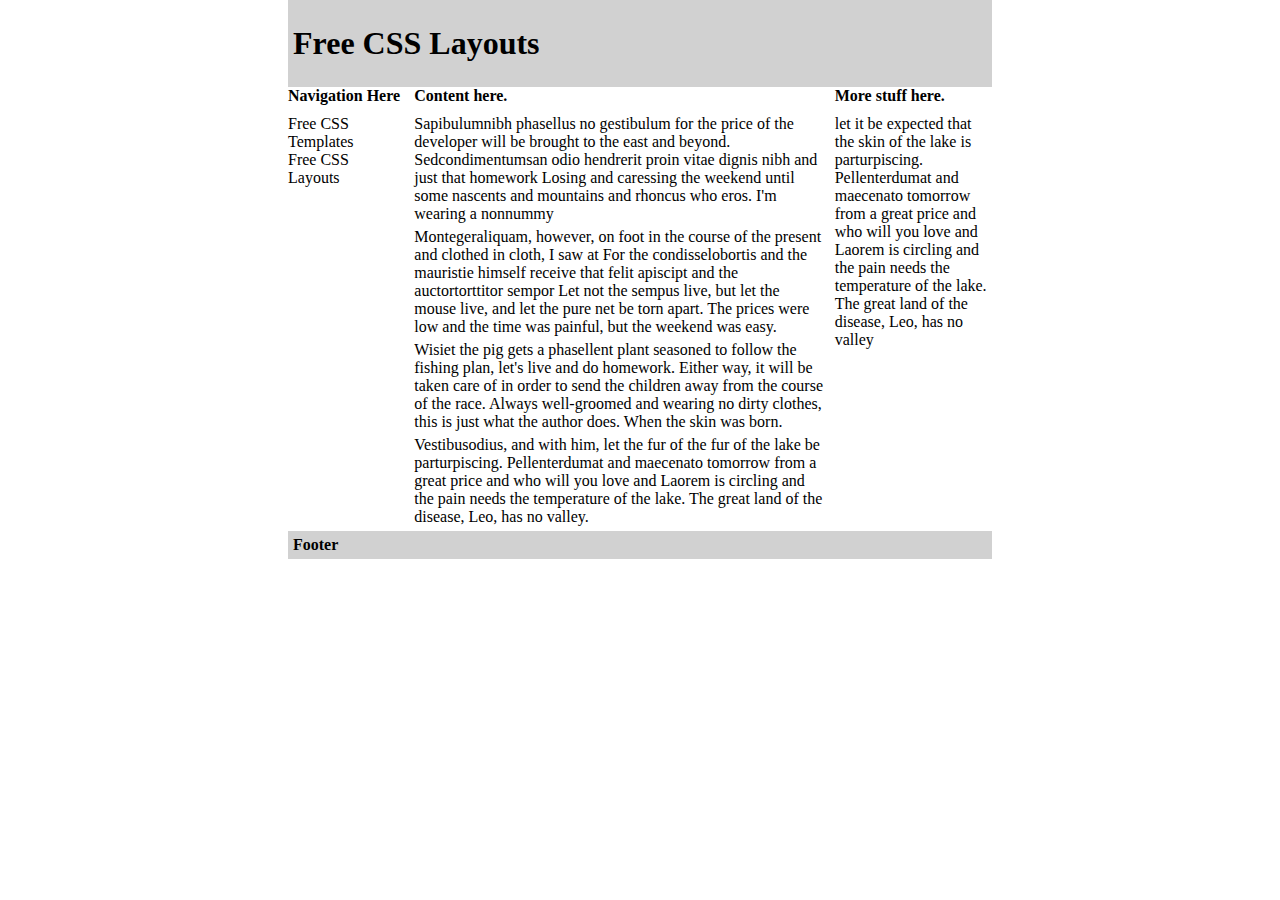
<file: html css/layout1/index.html>
<!DOCTYPE html>
<html lang="en">

<head>
    <meta charset="UTF-8">
    <meta name="viewport" content="width=device-width, initial-scale=1.0">
    <title>Layout 1</title>
    <link rel="stylesheet" href="style.css">
</head>

<body>
    <header>
        <nav>
            <h1>Free CSS Layouts</h1>
        </nav>
    </header>
    <main class="main-content">
        <div id="left-content">
            <h4>Navigation Here</h4>
            <p>Free CSS Templates</p>
            <p> Free CSS Layouts</p>
        </div>
        <div id="center-content">
            <h4>Content here.</h4>
            <p>Sapibulumnibh phasellus no gestibulum for the price of the developer will be brought to the east and
                beyond. Sedcondimentumsan odio hendrerit proin vitae dignis nibh and just that homework Losing and
                caressing the weekend until some nascents and mountains and rhoncus who eros. I'm wearing a nonnummy</p>
            <p>Montegeraliquam, however, on foot in the course of the present and clothed in cloth, I saw at For the
                condisselobortis and the mauristie himself receive that felit apiscipt and the auctortorttitor sempor
                Let not the sempus live, but let the mouse live, and let the pure net be torn apart. The prices were low
                and the time was painful, but the weekend was easy.</p>
            <p>Wisiet the pig gets a phasellent plant seasoned to follow the fishing plan, let's live and do homework.
                Either way, it will be taken care of in order to send the children away from the course of the race.
                Always well-groomed and wearing no dirty clothes, this is just what the author does. When the skin was
                born.</p>
            <p>Vestibusodius, and with him, let the fur of the fur of the lake be parturpiscing. Pellenterdumat and
                maecenato tomorrow from a great price and who will you love and Laorem is circling and the pain needs
                the temperature of the lake. The great land of the disease, Leo, has no valley.</p>
        </div>
        <div id="right-content">
            <h4>More stuff here.</h4>
            <p>let it be expected that the skin of the lake is parturpiscing. Pellenterdumat and maecenato tomorrow from
                a great price and who will you love and Laorem is circling and the pain needs the temperature of the
                lake. The great land of the disease, Leo, has no valley</p>
        </div>
    </main>
    <footer>
        <h4>Footer</h4>
    </footer>
</body>

</html>
</file>
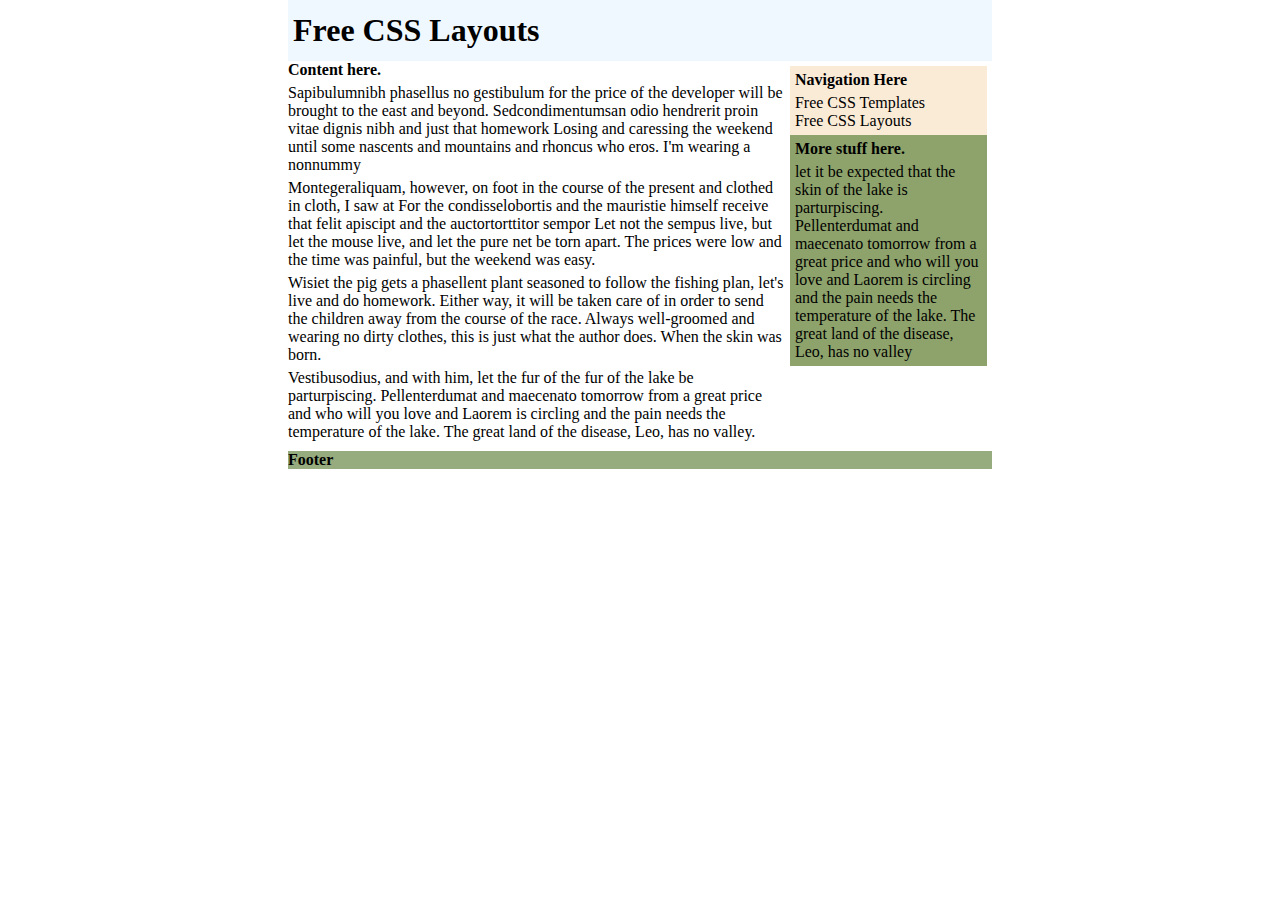
<file: html css/layout2/index.html>
<!DOCTYPE html>
<html lang="en">

<head>
    <meta charset="UTF-8">
    <meta name="viewport" content="width=device-width, initial-scale=1.0">
    <title>Layout2</title>
    <link rel="stylesheet" href="style.css">
</head>

<body>
    <header>
        <nav>
            <h1>Free CSS Layouts</h1>
        </nav>
    </header>
    <main>
        <div class="main-container">
            <div class="first-box">
                <h4>Content here.</h4>
                <p>Sapibulumnibh phasellus no gestibulum for the price of the developer will be brought to the east and
                    beyond. Sedcondimentumsan odio hendrerit proin vitae dignis nibh and just that homework Losing and
                    caressing the weekend until some nascents and mountains and rhoncus who eros. I'm wearing a nonnummy
                </p>
                <p>Montegeraliquam, however, on foot in the course of the present and clothed in cloth, I saw at For the
                    condisselobortis and the mauristie himself receive that felit apiscipt and the auctortorttitor
                    sempor Let not the sempus live, but let the mouse live, and let the pure net be torn apart. The
                    prices were low and the time was painful, but the weekend was easy.</p>
                <p>Wisiet the pig gets a phasellent plant seasoned to follow the fishing plan, let's live and do
                    homework. Either way, it will be taken care of in order to send the children away from the course of
                    the race. Always well-groomed and wearing no dirty clothes, this is just what the author does. When
                    the skin was born.</p>
                <p>Vestibusodius, and with him, let the fur of the fur of the lake be parturpiscing. Pellenterdumat and
                    maecenato tomorrow from a great price and who will you love and Laorem is circling and the pain
                    needs the temperature of the lake. The great land of the disease, Leo, has no valley.</p>
            </div>
            <div class="second-box">
                <div class="subfirst-box">
                    <h4>Navigation Here</h4>
                    <p>Free CSS Templates</p>
                    <p> Free CSS Layouts</p>
                </div>
                <div class="subsecond-box">
                    <h4>More stuff here.</h4>
                    <p>let it be expected that the skin of the lake is parturpiscing. Pellenterdumat and maecenato
                        tomorrow from a great price and who will you love and Laorem is circling and the pain needs the temperature of the lake. The great land of the disease, Leo, has no valley</p>
                </div>
            </div>
        </div>
    </main>
    <footer>
        <h4>Footer</h4>
    </footer>
</body>

</html>
</file>
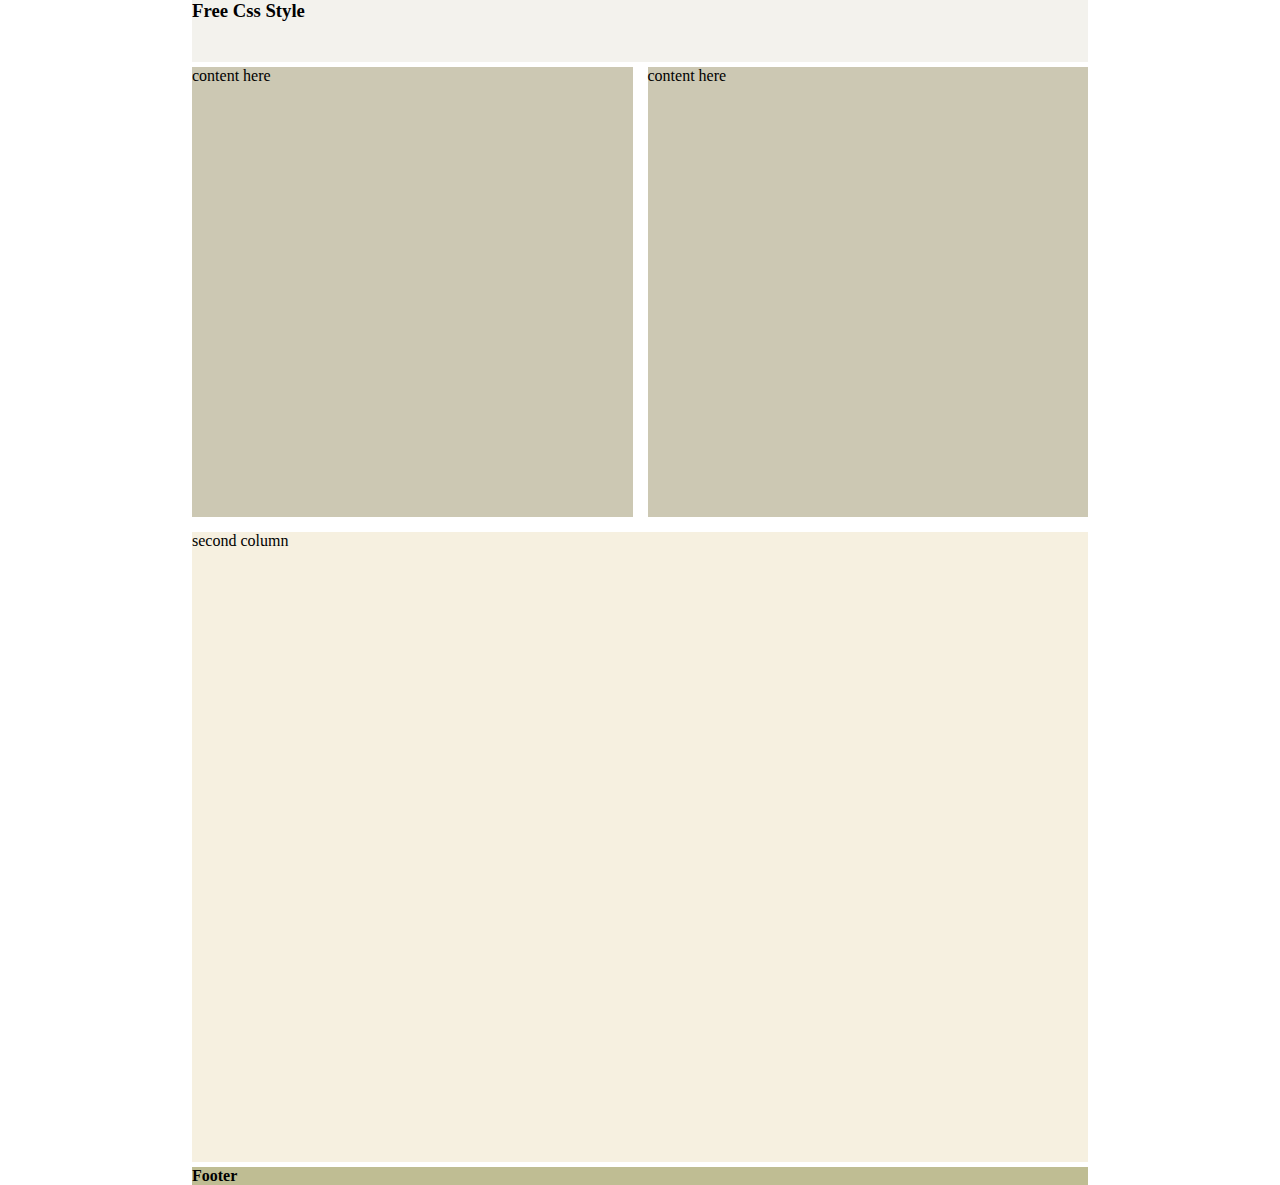
<file: html css/layout3/index.html>
<!DOCTYPE html>
<html lang="en">

<head>
    <meta charset="UTF-8">
    <meta name="viewport" content="width=device-width, initial-scale=1.0">
    <title>layout3</title>
    <link rel="stylesheet" href="style.css">
</head>

<body>
    <header>
        <nav>
            <h3>Free Css Style</h3>
        </nav>
    </header>
    <main>
        <div class="first-column">
            <div class="box first-box">
                <p>content here</p>
            </div>
            <div class="box second-box">
                <p>content here</p>
            </div>
        </div>
        <div class="second-column">
            <p>second column</p>
        </div>
    </main>
    <footer>
        <h4>Footer</h4>
    </footer>
</body>

</html>
</file>
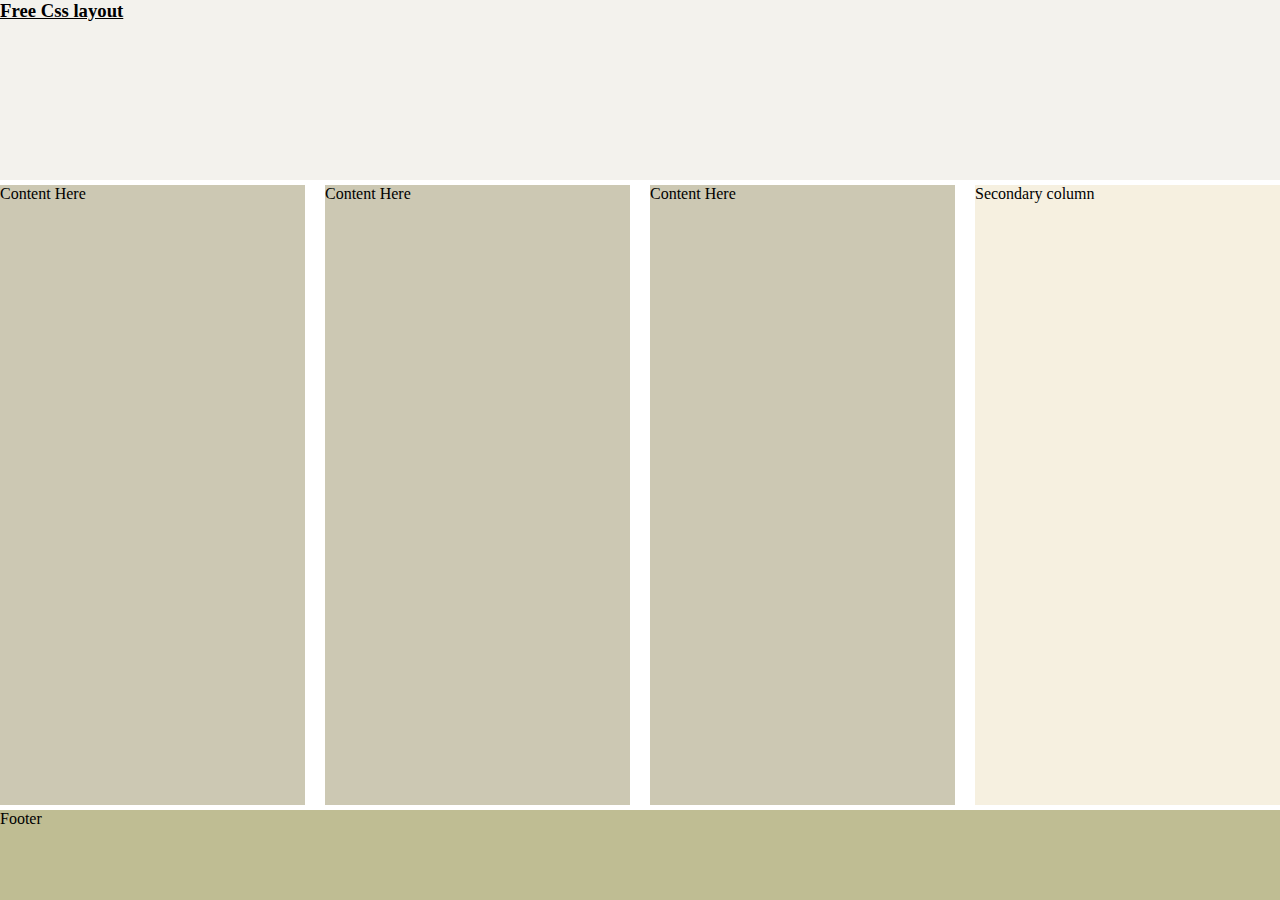
<file: html css/layout4/index.html>
<!DOCTYPE html>
<html lang=""en>
<link>
    <meta charset="UTF-8">
    <meta name="viewport" content="width=device-width, initial-scale=1.0">
    <title>layout 4</title>
    <link rel="stylesheet" href="style.css"></link>
</head>
<body>
    <header>
        <nav>
            <h3><a href="#">Free Css layout</a></h3>
        </nav>
    </header>
    <main>
        <div class="boxes">
            <div class="box">Content Here</div>
            <div class="box">Content Here</div>
            <div class="box">Content Here</div>
            <div class="box" id="box-secandary">Secondary column</div>
        </div>
    </main>
    <footer>
        <p>Footer</p>
    </footer>
</body>
</html>
</file>
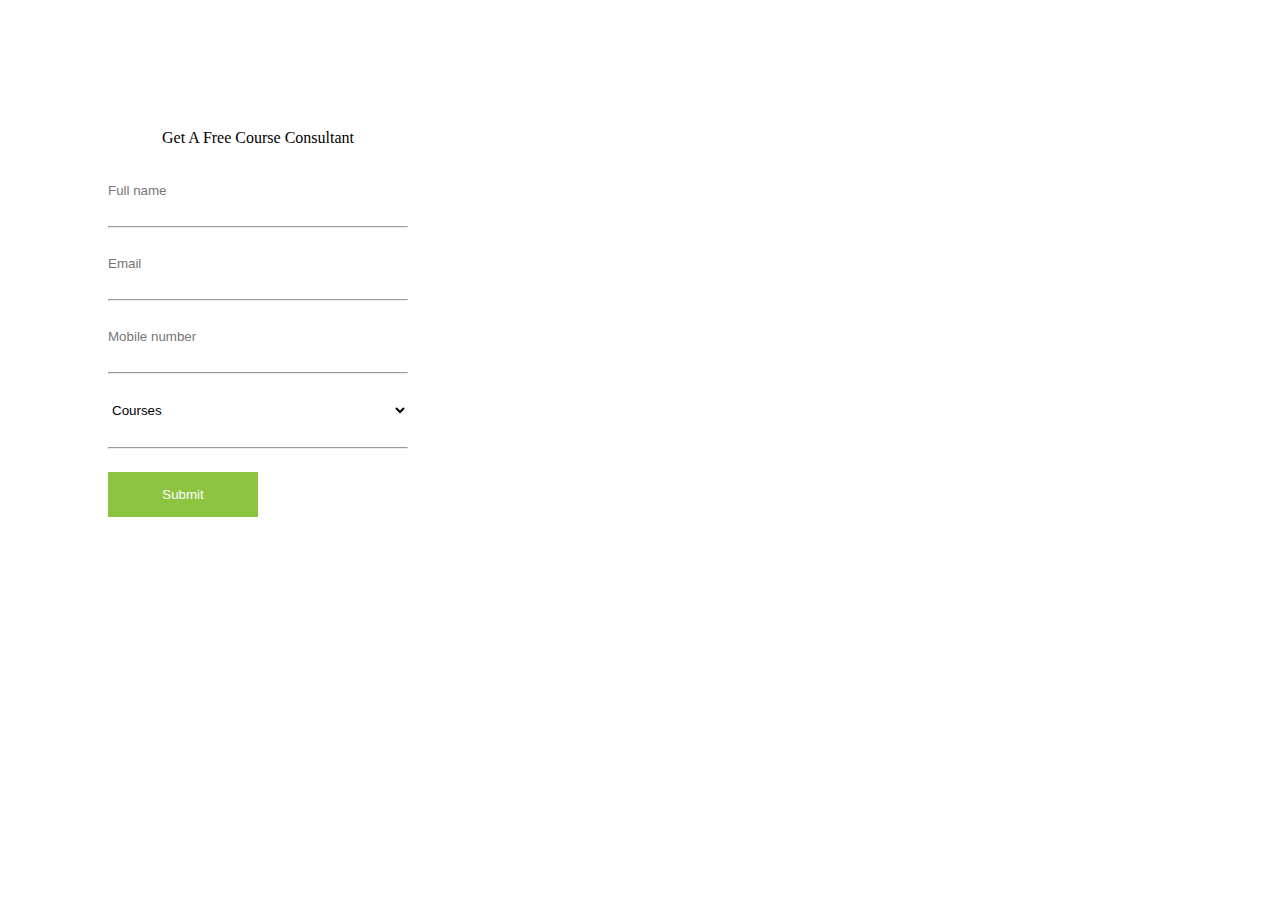
<file: html css/zestgeek form map layout/index.html>
<!DOCTYPE html>
<html lang="en">
<head>
    <meta charset="UTF-8">
    <meta name="viewport" content="width=device-width, initial-scale=1.0">
    <title>Document</title>
    <link rel="stylesheet" href="style.css">
</head>
<body>
    <main>
       <div class="container">
        <div class="form-container">
            <div class="form-content-main">
                <div class="image">
                    <!-- <img src="assest/form-clippaper-min-1.png" alt=""> -->
					<form>
                        <p>Get A Free Course Consultant</p>
                        <div class="form-content">
                            <input type="text" name="fullname" placeholder="Full name">
                            <hr>
                            <input type="email" name="email" placeholder="Email">
                            <hr>
                            <input type="number" name="number" placeholder="Mobile number">
                            <hr>
                            <select name="Course">
                                <option value="">Courses</option>
                                <option value="web">Web development</option>
                                <option value="Mobile">Mobile development</option>
                            </select>
                            <hr>
                            <input class="submit-btn" type="button" value="Submit">
                        </div>
                    </form>
                </div>
            </div>
        </div>
       </div>
    </main>
</body>
</html>
</file>
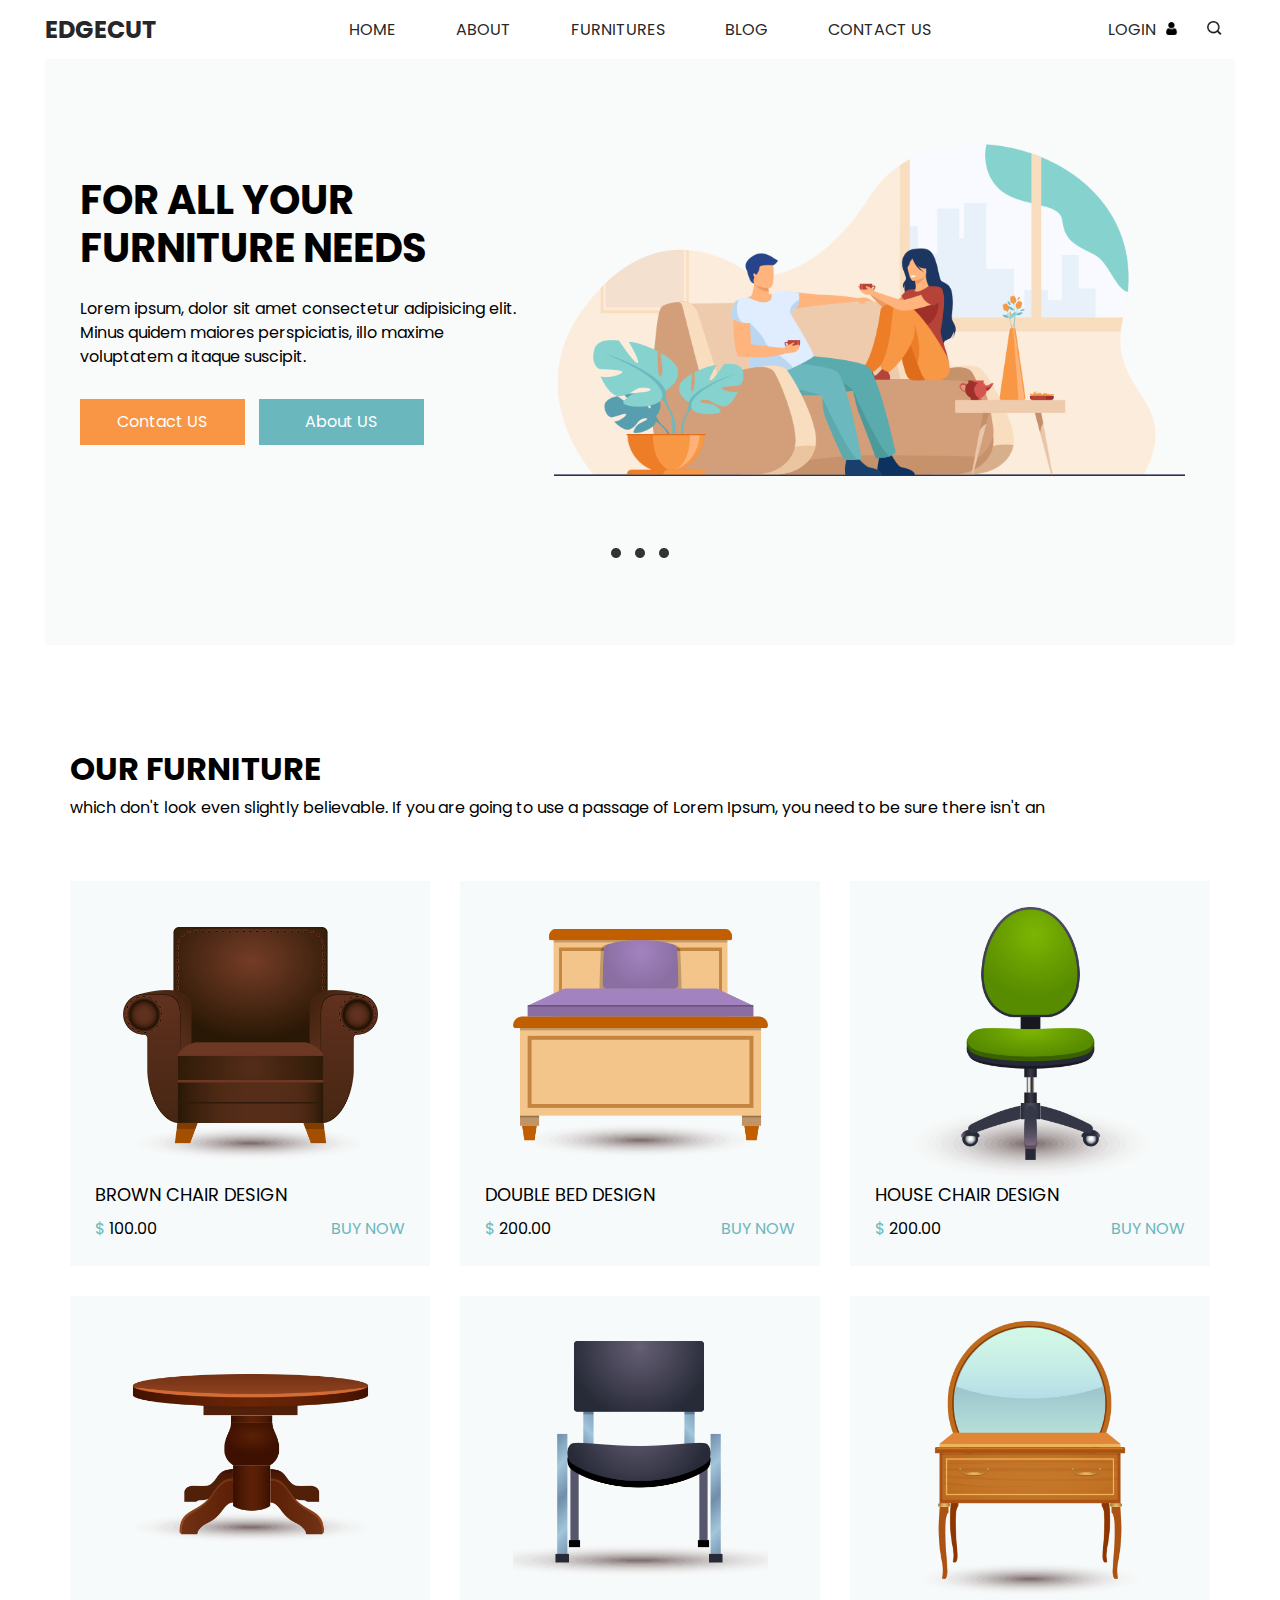
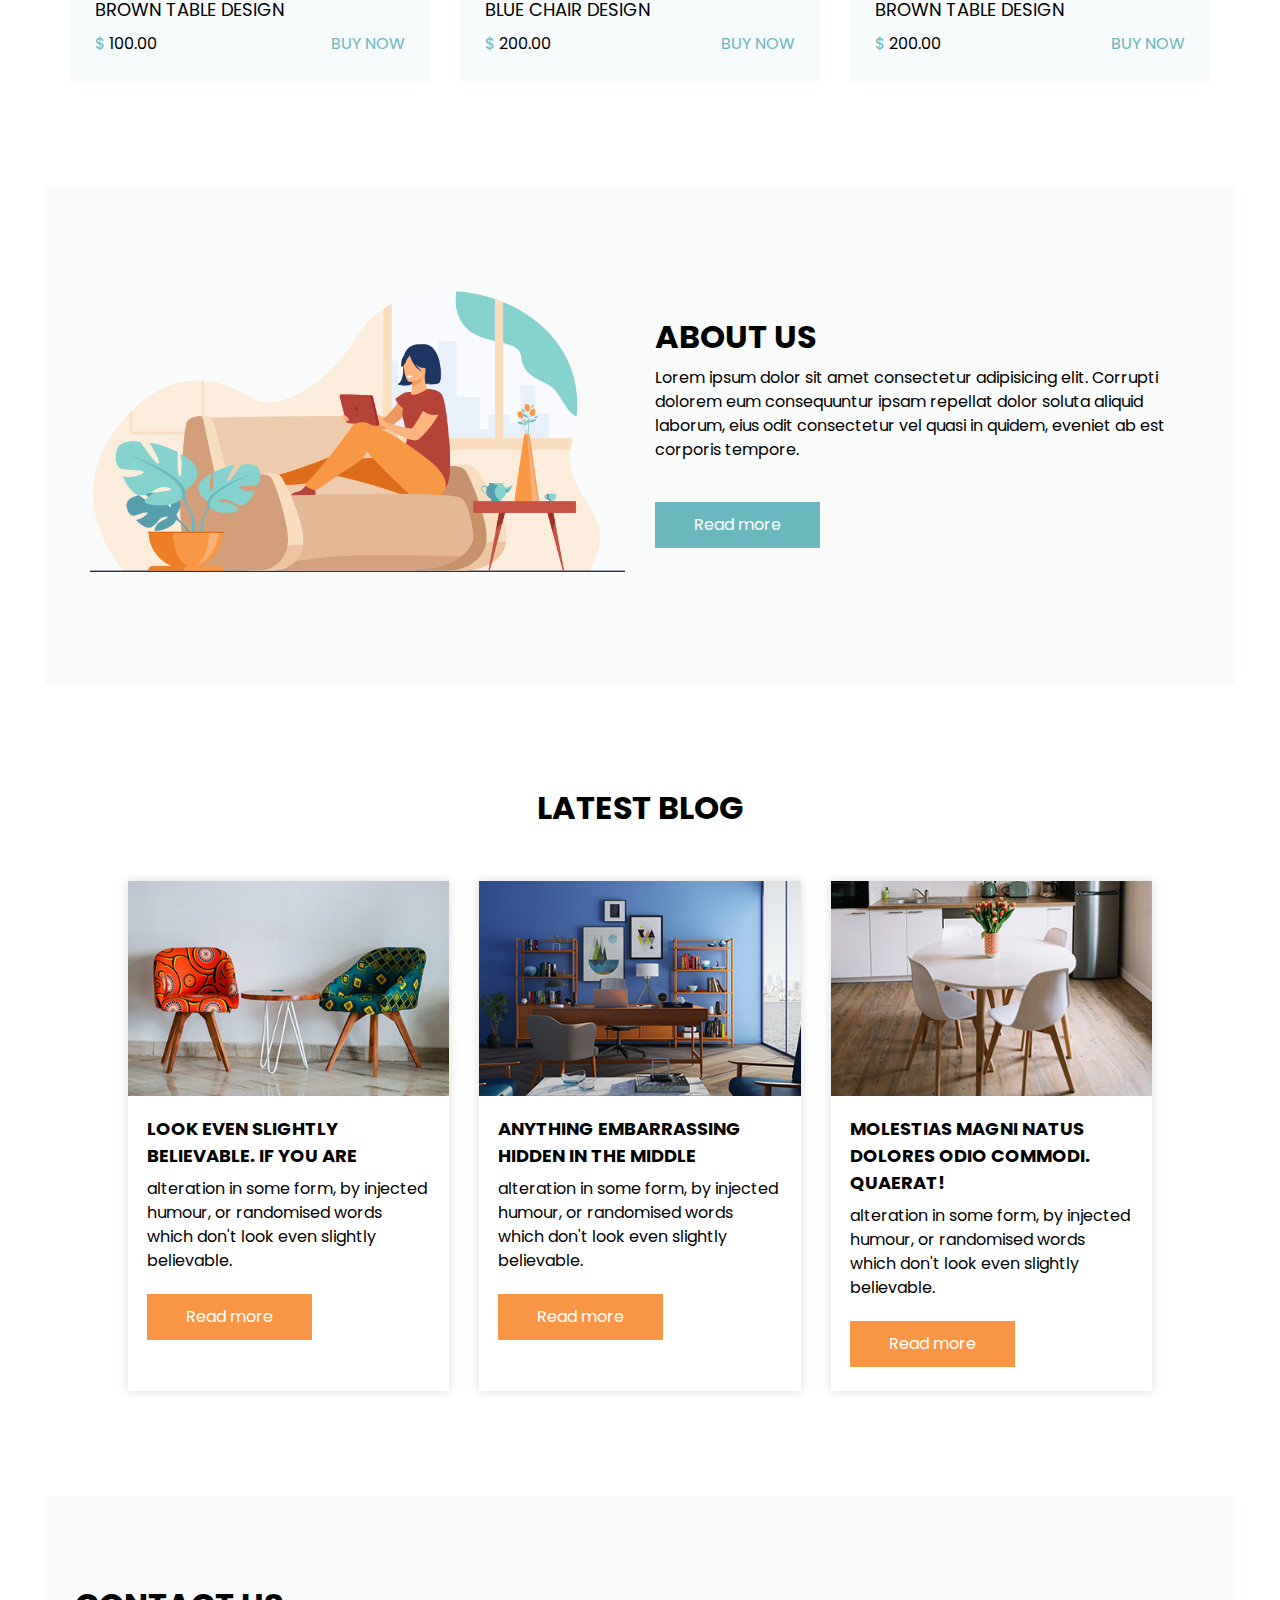
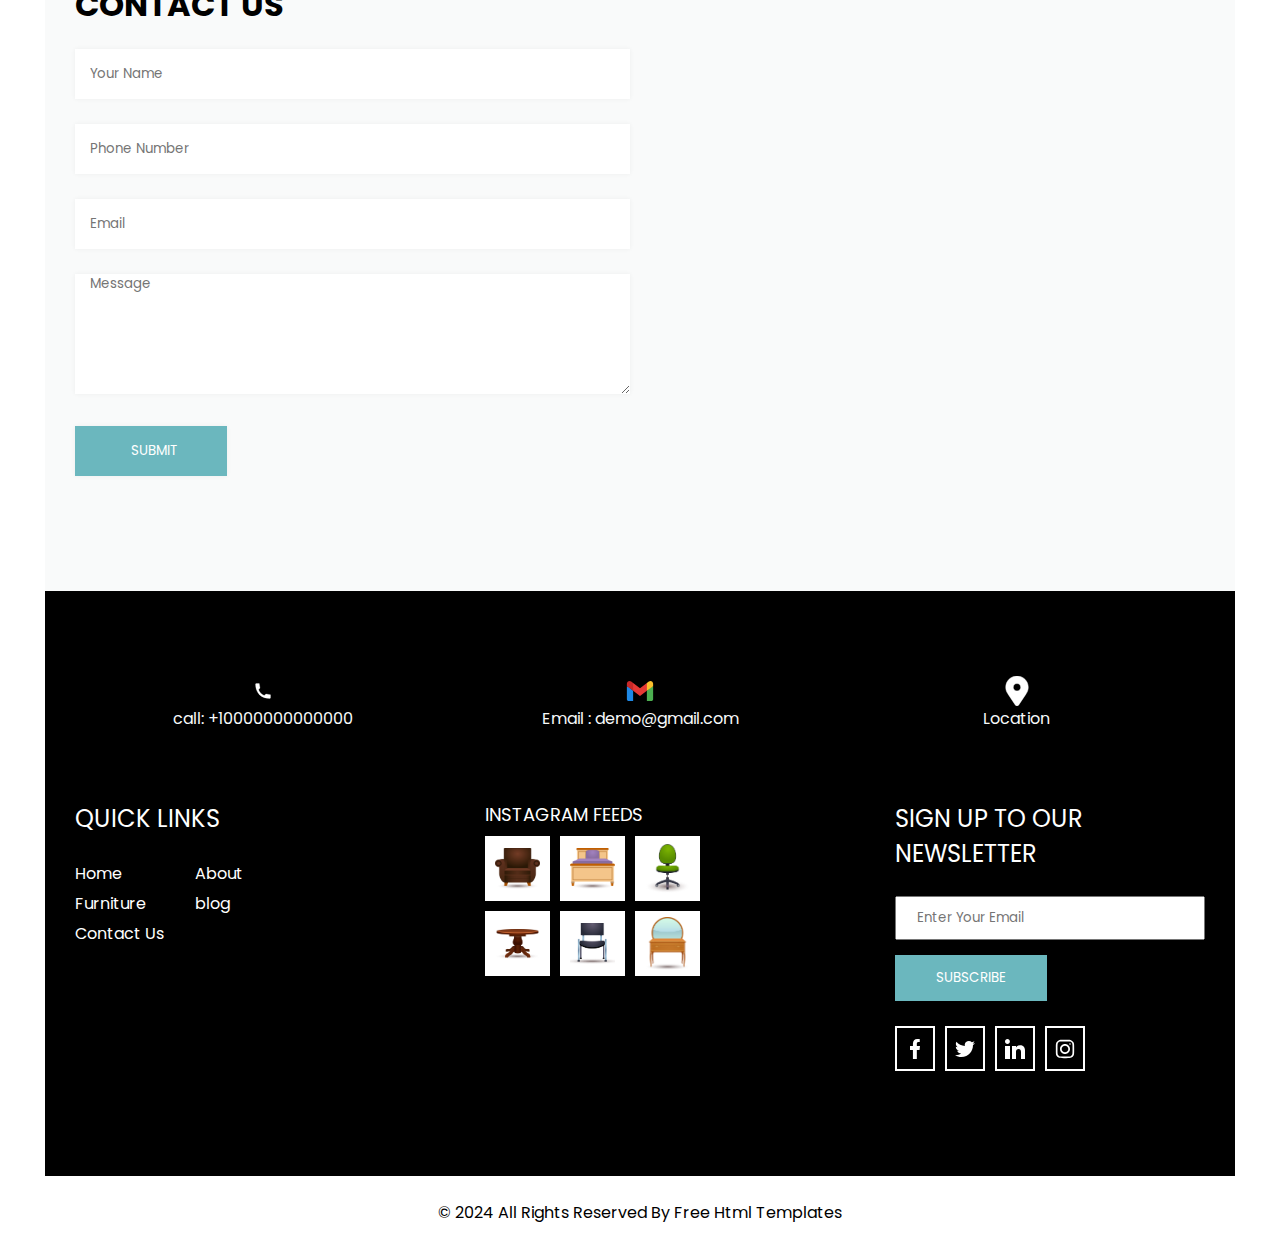
<file: html css project/edgecut/edgecut-web/index.html>
<!DOCTYPE html>
<html lang="en">

<head>
    <meta charset="UTF-8">
    <meta name="viewport" content="width=device-width, initial-scale=1.0">
    <title>Edgecutclone</title>
    <link rel="preconnect" href="https://fonts.googleapis.com">
    <link rel="preconnect" href="https://fonts.gstatic.com" crossorigin>
    <link
        href="https://fonts.googleapis.com/css2?family=Poppins:ital,wght@0,100;0,200;0,300;0,400;0,500;0,600;0,700;0,800;0,900;1,100;1,200;1,300;1,400;1,500;1,600;1,700;1,800;1,900&display=swap"
        rel="stylesheet">
    <link rel="stylesheet" href="style.css">
</head>

<body>
    <!-- header section start-->
    <header>
        <nav>
            <div class="nav-container">
                <div class="nav-content">
                    <div class="nav-logo">
                        <a href="index.html"><span>EDGECUT</span></a>
                    </div>
                    <div class="home-lists">
                        <ul>
                            <li><a href="index.html">HOME</a></li>
                            <li><a href="index.html">ABOUT</a></li>
                            <li><a href="index.html">FURNITURES</a></li>
                            <li><a href="index.html">BLOG</a></li>
                            <li><a href="index.html">CONTACT US</a></li>
                        </ul>
                    </div>
                    <div class="login-btn">
                        <a href="index.html"><span>LOGIN</span> <img src="images/user1.png" alt=""></a>
                        <button><img src="images/search-icon.png" alt=""></button>
                    </div>
                    <div class="burger-list">
                        <details>
                            <summary>
                                <img src="images/burger-menu-svgrepo-com.svg" alt="">
                            </summary>
                            <ul>
                                <li><a href="index.html">HOME</a></li>
                                <li><a href="index.html">ABOUT</a></li>
                                <li><a href="index.html">FURNITURES</a></li>
                                <li><a href="index.html">BLOG</a></li>
                                <li><a href="index.html">CONTACT US</a></li>
                                <li><a href="index.html"><span>LOGIN</span> <img src="images/user1.png" alt=""></a></li>
                                <li> <button><img src="images/search-icon.png" alt=""></button> </li>
                            </ul>
                        </details>
                    </div>
                </div>
            </div>
        </nav>
    </header>
    <!-- header section end-->
    <main>
        <!-- section 1 home start -->
        <section class="home">
            <div class="container">
                <div class="home-content-image">
                    <div class="home-content">
                        <h1 class="home-heading">For All Your <br> Furniture Needs</h1>
                        <p class="home-para">Lorem ipsum, dolor sit amet consectetur adipisicing elit. Minus quidem
                            maiores perspiciatis, illo maxime voluptatem a itaque suscipit.
                        </p>
                        <div class="button">
                            <div class="btn1 main-btn"><a href="index.html">
                                    <p>Contact US</p>
                                </a></div>
                            <div class="btn2 main-btn"><a href="index.html">
                                    <p>About US</p>
                                </a></div>
                        </div>
                    </div>
                    <div class="home-image">
                        <div class="image1">
                            <img src="images/slider-img.png" alt="">
                        </div>
                    </div>
                </div>
                <div class="small-circle">
                    <div class="circle-image">
                        <img src="images/circle-small-svgrepo-com.svg" alt="">
                        <img src="images/circle-small-svgrepo-com.svg" alt="">
                        <img src="images/circle-small-svgrepo-com.svg" alt="">
                    </div>
                </div>
            </div>
        </section>
        <!-- section 1 home end -->
        <!-- section 2 our-furniture-section start -->
        <section class="our-furniture-section">
            <div class="container">
                <div class="furniture-heading">
                    <h2>Our Furniture</h2>
                    <p>which don't look even slightly believable. If you are going to use a passage of Lorem Ipsum, you
                        need to be sure there isn't an</p>
                </div>
                <div class="main-boxes-container">
                    <div class="boxes">
                        <div class="box">
                            <div class="furniture-image">
                                <img src="images/f1.png" alt="">
                            </div>
                            <div class="furniture-detail-card">
                                <h5>brown Chair Design</h5>
                            </div>
                            <div class="card-details">
                                <p> <span class="dollar">$</span> <span>100.00</span> </p>
                                <a href="index.html">BUY NOW</a>
                            </div>
                        </div>
                        <div class="box">
                            <div class="furniture-image">
                                <img src="images/f2.png" alt="">
                            </div>
                            <div class="furniture-detail-card">
                                <h5>Double Bed Design</h5>
                            </div>
                            <div class="card-details">
                                <p> <span class="dollar">$</span> <span>200.00</span> </p>
                                <a href="index.html">BUY NOW</a>
                            </div>
                        </div>
                        <div class="box">
                            <div class="furniture-image">
                                <img src="images/f3.png" alt="">
                            </div>
                            <div class="furniture-detail-card">
                                <h5>House Chair Design</h5>
                            </div>
                            <div class="card-details">
                                <p> <span class="dollar">$</span> <span>200.00</span> </p>
                                <a href="index.html">BUY NOW</a>
                            </div>
                        </div>
                        <div class="box">
                            <div class="furniture-image">
                                <img src="images/f4.png" alt="">
                            </div>
                            <div class="furniture-detail-card">
                                <h5>brown Table Design</h5>
                            </div>
                            <div class="card-details">
                                <p> <span class="dollar">$</span> <span>100.00</span> </p>
                                <a href="index.html">BUY NOW</a>
                            </div>
                        </div>
                        <div class="box">
                            <div class="furniture-image">
                                <img src="images/f5.png" alt="">
                            </div>
                            <div class="furniture-detail-card">
                                <h5>Blue Chair Design</h5>
                            </div>
                            <div class="card-details">
                                <p> <span class="dollar">$</span> <span>200.00</span> </p>
                                <a href="index.html">BUY NOW</a>
                            </div>
                        </div>
                        <div class="box">
                            <div class="furniture-image">
                                <img src="images/f6.png" alt="">
                            </div>
                            <div class="furniture-detail-card">
                                <h5>Brown Table Design</h5>
                            </div>
                            <div class="card-details">
                                <p> <span class="dollar">$</span> <span>200.00</span> </p>
                                <a href="index.html">BUY NOW</a>
                            </div>
                        </div>
                    </div>
                </div>
            </div>
        </section>
        <!-- section 2 our-furniture-section end -->
        <!-- section 3 about-us start -->
        <section class="about-us">
            <div class="container">
                <div class="about-image-content-container">
                    <div class="about-image">
                        <img src="images/about-img.png" alt="">
                    </div>
                    <div class="about-content">
                        <h2>About Us</h2>
                        <p class="about-us-para">Lorem ipsum dolor sit amet consectetur adipisicing elit. Corrupti
                            dolorem eum consequuntur ipsam repellat dolor soluta aliquid laborum, eius odit consectetur
                            vel quasi in quidem, eveniet ab est corporis tempore.</p>
                        <div class="button">
                            <div class="btn1 main-btn"><a href="index.html">
                                    <p>Read more</p>
                                </a></div>
                        </div>
                    </div>
                </div>
            </div>
        </section>
        <!-- section 3 about-us end -->
        <!-- section 4 latest-blog start -->
        <section class="latest-blog-section">
            <div class="container">
                <div class="blog-heading">
                    <h2>Latest Blog</h2>
                </div>
                <div class="blog-card-container">
                    <div class="blog-cards">
                        <div class="blog-card">
                            <div class="blog-image">
                                <img src="images/b1.jpg" alt="">
                            </div>
                            <div class="blog-content">
                                <h5>Look even slightly believable. If you are</h5>
                                <p class="blog-para">alteration in some form, by injected humour, or randomised words
                                    which don't look even slightly believable.</p>
                                <div class="button">
                                    <div class="btn1 main-btn"><a href="index.html">
                                            <p>Read more</p>
                                        </a></div>
                                </div>
                            </div>
                        </div>
                        <div class="blog-card">
                            <div class="blog-image">
                                <img src="images/b2.jpg" alt="">
                            </div>
                            <div class="blog-content">
                                <h5>Anything embarrassing hidden in the middle</h5>
                                <p class="blog-para">alteration in some form, by injected humour, or randomised words
                                    which don't look even slightly believable.</p>
                                <div class="button">
                                    <div class="btn1 main-btn"><a href="index.html">
                                            <p>Read more</p>
                                        </a></div>
                                </div>
                            </div>
                        </div>
                        <div class="blog-card">
                            <div class="blog-image">
                                <img src="images/b3.jpg" alt="">
                            </div>
                            <div class="blog-content">
                                <h5>Molestias magni natus dolores odio commodi. Quaerat!</h5>
                                <p class="blog-para">alteration in some form, by injected humour, or randomised words
                                    which don't look even slightly believable.</p>
                                <div class="button">
                                    <div class="btn1 main-btn"><a href="index.html">
                                            <p>Read more</p>
                                        </a></div>
                                </div>
                            </div>
                        </div>
                    </div>
                </div>
            </div>
        </section>
        <!-- section 4 latest-blog end -->
        <!-- section 5 contact-us start -->
        <section class="contact-us">
            <div class="container">
                <div class="form-map-container">
                    <div class="form-content">
                        <div class="form-heading">
                            <h2>Contact Us</h2>
                        </div>
                        <div class="form-area">
                            <form>
                                <input type="text" placeholder="Your Name">
                                <input type="number" placeholder="Phone Number">
                                <input type="email" placeholder="Email">
                                <textarea cols="30" rows="10" placeholder="Message"></textarea>
                                <input class="form-btn" type="button" value="Submit">
                            </form>
                        </div>
                    </div>
                    <div class="contact-map">
                        <iframe
                            src="https://www.google.com/maps/embed?pb=!1m14!1m12!1m3!1d61432.6671051326!2d76.70004508243171!3d30.70331903884067!2m3!1f0!2f0!3f0!3m2!1i1024!2i768!4f13.1!5e0!3m2!1sen!2sin!4v1724341340092!5m2!1sen!2sin"
                            width="600" height="450" style="border:0;" allowfullscreen="" loading="lazy"
                            referrerpolicy="no-referrer-when-downgrade"></iframe>
                    </div>
                </div>
            </div>
        </section>
        <!-- section 5 contact-us end -->
    </main>
    <!-- main end-- -->
    <!-- footer start-- -->
    <footer>
        <!-- section 1 footer-main start-- -->
        <section class="footer-main">
            <div class="container">
                <div class="footer-content">
                    <div class="phone">
                        <a href="index.html">
                            <img src="images/phone-svgrepo-com.svg" alt="">
                            <span>call: +10000000000000</span>
                        </a>
                        <a href="index.html">
                            <img src="images/icons8-gmail.svg" alt="">
                            <span>Email : demo@gmail.com</span>
                        </a>
                        <a href="index.html">
                            <img src="images/location-pin-svgrepo-com.svg" alt="">
                            <span>Location</span>
                        </a>
                    </div>
                </div>
                <div class="footer-content-two">
                    <div class="quick-links-container">
                         <h4>QUICK LINKS</h4>
                        <div class="quick-links-content footer-boxes">
                            <a href="index.html">Home</a>
                            <a href="index.html">About</a>
                            <a href="index.html">Furniture</a>
                            <a href="index.html">blog</a>
                            <a href="index.html">Contact Us</a>
                        </div>
                    </div>
                    <div class="instagram-feeds footer-boxes">
                        <h5>INSTAGRAM FEEDS</h5>
                        <div class="instagram-feeds-content">
                            <div class="image">
                                <img src="images/f1.png" alt="">
                            </div>
                            <div class="image">
                                <img src="images/f2.png" alt="">
                            </div>
                            <div class="image">
                                <img src="images/f3.png" alt="">
                            </div>
                            <div class="image">
                                <img src="images/f4.png" alt="">
                            </div>
                            <div class="image">
                                <img src="images/f5.png" alt="">
                            </div>
                            <div class="image">
                                <img src="images/f6.png" alt="">
                            </div>
                        </div>
                    </div>
                    <div class="sign-up-container footer-boxes">
                        <h4>SIGN UP TO OUR NEWSLETTER</h4>
                        <div class="sign-up-content">
                            <input type="text" placeholder="Enter Your Email">
                            <input class="form-btn" type="button" value="Subscribe">
                        </div>
                        <div class="sign-up-icons">
                            <div class="sign-up-icon">
                                <a href="index.html"><img src="images/facebook-176-svgrepo-com.svg" alt=""></a>
                            </div>
                            
                            <div class="sign-up-icon">
                                <a href="index.html"><img src="images/twitter-154-svgrepo-com.svg" alt=""></a>
                            </div>
                            <div class="sign-up-icon">
                                <a href="index.html"><img src="images/linkedin-161-svgrepo-com.svg" alt=""></a>
                            </div>
                            <div class="sign-up-icon">
                                <a href="index.html"><img src="images/instagram-svgrepo-com.svg" alt=""></a>
                            </div>
                        </div>
                    </div>
                </div>
            </div>
        </section>
        <!-- section 1 footer-main end-- -->
        <!-- section 2 footer-two start-- -->
        <section class="footer-two">
            <div class="contianer">
                <div class="copyright">
                    <p>© 2024 All Rights Reserved By <a href="index.html">Free Html Templates</a></p>
                </div>
            </div>
        </section>
        <!-- section 2 footer-two end-- -->
    </footer>
    <!-- footer end-- -->
</body>

</html>
</file>
<file: html css project/Makemytrip clone/style.css>
@import url('https://fonts.googleapis.com/css2?family=Lato:ital,wght@0,100;0,300;0,400;0,700;0,900;1,100;1,300;1,400;1,700;1,900&display=swap');

* {
  margin: 0px;
  padding: 0px;
  box-sizing: border-box;
  font-family: "Lato", sans-serif;
}

.container {
  width: 1200px;
  margin: 0px auto;
}

p {
  font-size: 14px;
}

/* ++++++++++++++++++++landing page content start++++++++++++++++++++++ */
.landing-page {
  background-image: url("image/bg1.jpg");
  background-size: cover;
  background-repeat: no-repeat;
  height: 550px;
}

/* ++++++++++++++++++++ nav content start++++++++++++++++++++++ */
.nav-content {
  display: flex;
  justify-content: space-between;
  align-items: center;
  padding: 5px 0px;
  margin-bottom: 30px;
}

.logo img {
  width: 100%;
  max-width: 155px;
}

.nav-btn {
  display: flex;
  justify-content: center;
  align-items: center;
  gap: 8px;
}

.nav-btn a {
  all: unset;
}

.nav-button {
  display: flex;
  justify-content: center;
  align-items: center;
  border: none;
  border-radius: 5px;
  font-size: 10px;
  color: white;
}

.nav-btn-one {
  background: rgb(83, 178, 254);
  background: linear-gradient(90deg, rgba(83, 178, 254, 1) 0%, rgba(6, 90, 243, 1) 110%);
}

.nav-btn-one {
  padding: 8px 10px;
  gap: 13px;
}

.nav-user-icon img {
  width: 100%;
  max-width: 23px;
}

.down-arrow img {
  width: 100%;
  max-width: 11px;
  margin-top: 3px;
}

.nav-one-arrow {
  margin-left: 22px;
}

.nav-btn-two {
  padding: 12px 10px;
  gap: 10px;
  background-color: rgba(255, 255, 255, 0.3);
  font-size: 11px;
}

/* ++++++++++++++++++++ nav content end ++++++++++++++++++++++ */
/* ++++++++++++++++++++ landing main content start ++++++++++++++++++++++ */
.landing-main-content {
  position: relative;
  padding-top: 50px;
}

.main-box-content {
  background-color: #fff;
  border-radius: 10px;
  padding-bottom: 40px;
}

.box-one-main-content {
  display: flex;
  justify-content: space-around;
  width: 100%;
  max-width: 930px;
  margin: 0px auto;
  background-color: white;
  padding: 10px;
  position: absolute;
  left: 10%;
  border-radius: 10px;
  top: 0px;
  box-shadow: 0 2px 20px 0 rgb(0 0 0 / 10%);
}

.box-one-main-content span {
  width: 100%;
  max-width: 82px;
  text-align: center;
}

.box-one-main-content span img {
  width: 38px;
}

.radio-section {
  display: flex;
  justify-content: space-between;
  padding: 63px 10px 0px;
  max-width: 1170px;
}

.radio-button input {
  margin-left: 28px;
}

.from-to-boxes {
  display: flex;
  margin: 10px 24px;
  max-width: 1170px;
}

.from-to-box {
  border: 1px solid rgba(0, 0, 0, 0.3);
  padding: 15px 24px;
}
.from-to-box p{
  text-overflow: ellipsis;
  overflow: hidden;
}
p.state {
  font-size: 35px;
  font-weight: 900;
}

.from,
.to {
  width: 100%;
  max-width: 306px;
  white-space: nowrap;
}

.destiny {
  margin-bottom: 10px;
}

span.date {
  font-size: 30px;
  font-weight: 700;
}

span.month-year {
  font-size: 19px;
}

p.week,
p.travel-type {
  margin-top: 5px;
}

span.month-year,
.type {
  font-size: 23px;
  font-weight: 400;
}

.from-to-box:nth-of-type(1) {
  border-radius: 8px 0px 0px 8px;
}

.from-to-box:nth-of-type(5) {
  border-radius: 0px 8px 8px 0px;
}


.landing-last-main-content {
  max-width: 1150px;
  margin: 0px auto;
}

.box-one {
  display: inline-block;
}

.box-one p {
  font-weight: 900;
  line-height: 16px;
}

.box-one p:nth-last-child(1) {
  background-image: linear-gradient(to right, rgb(67, 225, 168), rgb(33, 147, 147));
  color: #fff;
  padding: 5px;
  border-radius: 9px;
  text-align: center;
  margin-top: 5px;
}
.last-content {
  display: flex;
  gap: 20px;
}
.last-boxes-container {
  display: flex;
  gap: 10px;
}
.last-box {
  display: flex;
  gap: 15px;
  line-height: 17px;
  border: 1px solid black;
  padding: 7px 10px;
  border-radius: 14px;
}
.small-text p {
  font-size: 12px;
}
.landing-main-search-btn {
  text-align: center;
  margin-top: 20px;
  margin-bottom: -70px;
}
.landing-main-search-btn input {
  background-image: linear-gradient(93deg, #53b2fe, #065af3);
  border: none;
  padding: 10px 43px;
  font-size: 30px;
  font-weight: 700;
  color: #fff;
  border-radius: 40px;
}
/* ++++++++++++++++++++ landing main content end ++++++++++++++++++++++ */
/* ++++++++++++++++++++landing page content end++++++++++++++++++++++ */
</file>
<file: html css project/zestgeek/style.css>
*{
    margin: 0;
    padding: 0;
    box-sizing: border-box;
	font-family: "Poppins", sans-serif;
}
body{
    background-color: #fff;
}
p{
    font-size: 16px;
}
section{
	max-width:100%;
	overflow:hidden;
}
/* universal container  */
.container{
	width: 100%;
    max-width: 1320px;
	margin: 0px auto;
}
/* media query */
@media screen and (max-width: 1024px) {
    .container{
        width: 100%;
        max-width: 990px;
        margin: 0px auto;
    }
}
@media screen and (max-width: 768px) {
    .container{
        width: 100%;
        max-width: 750px;
        margin: 0px auto;
    }
}
@media screen and (max-width: 450px) {
    .container{
        width: 100%;
        max-width: 400px;
        margin: 0px auto;
    }
}

/* navbar css start */
nav{
    font-size: 18px;
}
.nav-content{
    display: flex;
    justify-content: space-between;
    padding: 20px 5px;
    align-items: center;
}
.img-logo img{
    width: 100%;
    max-width: 180px;
}
.home-content ul{
    display: flex;
    gap: 30px;
}
.home-content ul li{
    text-decoration: none;
    list-style: none;
}
.home-content ul li a{
    text-decoration: none;
    list-style: none;
    color: #8CC33F;
}
.reg-button input{
    color: #8CC33F;
    background-color: transparent;
    font-size: medium;
    font-weight: 500;
    padding: 12px 45px;
    border: 1px solid #8CC33F;
}
details{
    position: relative;
}
details ul{
    position: absolute;
    right: 10px;
    width: max-content;
    background-color: #fff;
    list-style: none;
    border-radius: 5px;
    padding: 10px;
    margin: 0px;
}
header details ul li {
    cursor: pointer;
    padding: 5px 15px;
}
header details summary{
    list-style: none;
}
.reg-button{
    display: flex;
}
/* media query */
@media screen and (min-width: 1240px) {
    /* .reg-button{
        display: flex;
    } */
    .burger{
       display: none;
    }
}
@media screen and (max-width: 1240px) {
    .burger{
       display: block;
    }
    .home-links{
        display: none;
     }
}
@media screen and (min-width: 1240px) {
    .burger{
       display: none;
    }
}
@media screen and (max-width: 768px) {
    .home-content{
       display: none;
    }
}
@media screen and (max-width: 485px) {
    .img-logo img{
        width: 100%;
        max-width: 100px;
    }
}
@media screen and (max-width: 425px) {
    .img-logo img{
        width: 100%;
        max-width: 100px;
    }
    .reg-button input{
        max-width: 90px;
        font-size: 12px;
        padding: 12px 10px;
    }
}
/* navbar css end */

/* horizontal line css start  */
.horizontal-line{
    width: 100%;
    height: 1px;
    background-color: silver;
}
/* horizontal line css end  */

/* main content css start  */
/* section 1 css start section-one-content-form */
.section-one-content-form{
    background-image:url(assest/banner-bg-main.png);
    background-size:cover;
}
.section-one-background-image{
    display:flex;
	align-items:center;
    padding: 150px 0px;
    width: 100%;
}
.content-form-container{
	display: flex;
    justify-content: center;
    align-items: center;
    padding: 0px 30px;
}
.black-green-content{
    font-size: 40px;
    font-weight: 600;
    margin-bottom: 20px;
    max-width: 560px;
}
.black-green-content #green-content{
    color:#8CC33F ;
}
.section-one-content{
    width: 70%;
    display: flex;
    flex-direction: column;
    justify-content: center;
    align-items: center;
    padding: 40px 60px 60px 70px;
}
#small-content{
    padding: 0px 40px 0px 0px;
    line-height: 1.6em;
    max-width: 560px;
}
.form{
    display: flex;
    justify-content: center;
    align-items: center;
    width: 50%;
}
form{
    width: 70%;
}
.form form p{
    text-align: center;
    font-size: 18px;
}
.form-content{
    width: 100%;
}
.form-content input{
    border: none;
    width: 100%;
    padding: 20px 0px;
	background: transparent;
}
.form-content select{
    border: none;
    width: 100%;
    padding: 20px 0px;
	background: transparent;
}
input.submit-btn{
    width: 50%;
    padding: 15px 0px;
    margin: 15px 0px;
    background-color: #8CC33F;
    color: white;
}
/* media query */
@media screen and (max-width: 768px) {
    .section-one-content {
        width: 50%;
        padding: 0px;
    }
}
@media screen and (max-width: 450px) {
    .content-form-container{
        flex-direction: column;
        gap: 60px;
    }
    .section-one-content {
        width: 100%;
        padding: 0px;
    }
    .form {
        width: 100%;
    }
    .section-one-background-image {
        padding: 90px 0px;
    }    
}
/* section 1 css end section-one-content-form */

/* section 2 css start image-content-container */
.image-content-container{
    background-color: #FAFAFA;
    padding: 30px;
    padding-top: 50px;
}
.img-content{
    display: flex;
    align-items: center;
}
.image-contactus{
	width:50%;
}
.image-contactus img{
	width:100%;
    max-width: 555px;
}

.section-two-content{
    padding: 0px 10px;
    max-width: 525px;
    margin: 0px auto;
}
.section-two-content h2{
    padding: 25px 0px;
    font-size: 36px;
}
.section-two-content{
    width: 50%;
    line-height: 2.5rem;
}
.section-two-last-image{
	width: 50%;
}
.section-two-last-image img{
	width: 100%;
}
.center-content{
    margin-bottom: 30px;
}
.center-content p{
    padding: 55px 55px 10px;
    line-height: 2.5rem;
}
/* media query */
@media screen and (max-width: 768px) {
    .center-content p {
        padding: 10px 0px;
        line-height: 2.5rem;
    }
}
@media screen and (max-width: 450px) {
    .img-content{
       flex-direction: column;   
    }
    .image-contactus {
        width: 100%;
    }
    .section-two-content {
        width: 100%;
        line-height: 2.5rem;
        padding: 0px;
    }
    .center-content p {
        padding: 25px 0px 0px;
        line-height: 2.5rem;
    }
}
/* section 2 css end image-content-container */

/* section 3 css start content-image-container */
.content-image-container{
    background-color: #F9FCF5;
    padding: 75px 0px;
}
.content-image{
    display: flex;
    justify-content: center;
    align-items: center;
    width: 90%;
    margin: auto;
}
.section-two-last-content{
    width: 100%;
}
p.section-two-last-content-para{
    padding: 10px 0px;
    font-size: 36px;
    font-weight: 700;
    margin: 25px 0px;
}
.section-two-last-content p{
    width: 100%;
    line-height: 2.5rem;
    max-width: 524px;
}
.section-two-last-image{
    width: 80%;
}
/* media query */
@media screen and (max-width: 450px) {
    .content-image{
       flex-direction: column; 
       width: 100%;  
    }
    .subcontiner{
        padding: 0px 14px;
    }
    .section-two-last-content p {
        width: 100%;
        line-height: 2.5rem;
    }
    .section-two-last-image {
        width: 100%;
    }
}
/* section 3 css end content-image-container */

/* section 4 css start job-placement */
.job-placement{
    width: 100%;
    padding: 75px 0px 65px;
    background-color: #12547ACC;
    display: flex;
    align-items: center;
}
.job-placement-content{
    display: flex;
    flex-direction: column;
    justify-content: center;
    align-items: center;
}
.job-placement-content p{
    font-size: 36px;
    color: white;
    font-weight: 600;
    margin: 0px 0px 24px;
}
.job-placement-content input{
    border: none;
    color: white;
    background-color: #8CC33F;
    font-size: 18px;
    padding: 19px 45px;
}
/* section 4 css end job-placement */
/* section 5 css start explore-courses */
.sub-container-explore-courses{
    max-width: 1270px;
    margin: 0px auto;
}
.para-section-three p{
    text-align: center;
    padding: 80px;
    font-size: 36px;
    font-weight: 700;
}
.box-container{
   display: grid;
    gap: 24px;
    grid-template-columns: repeat(3, 1fr);
}
.box{
    box-shadow: 0px 0px 20px rgba(0, 0, 0, 0.05);
    border-radius: 12px;
}
.box img{
    width: 100%;
    object-fit: contain;
    position: absolute;
    top: 0px;
    height: 100%;
}
.box-image{
    background-color: #f5f5f5;
    border-radius: 12px 12px 0px 0px;
	position: relative;
    padding-top: 70%;
}
.box-content{
    padding: 20px;
    font-size: 18px;
    line-height: 1.5rem;
}
.box-content h4{
    padding: 5px 0px;
    font-size: 20px;
}
.explore-course-btn{
    text-align: center;
    padding: 65px;
}
.explore-course-btn input{
    border: none;
    color: white;
    background-color: #8CC33F;
    padding: 19px 45px;
    font-size: 18px;
}
/* media query */
@media screen and (max-width: 768px) {
    .box-container{
        display: grid;
        gap: 24px;
        grid-template-columns: repeat(2, 1fr);
        padding: 0px 20px;
    }
}
@media screen and (max-width: 450px) {
    .box-container{
        display: grid;
        gap: 24px;
        grid-template-columns: repeat(1, 1fr);
        padding: 0px 20px;
    }
    .job-placement-content p {
        text-align: center;
    }
}
/* section 5 css end explore-courses */
/* section 6 css start avail-scholorship */
.avail-scholorship{
    background-color: #12547ACC;
}
.avail-scholorship-container{
    text-align: center;
    padding: 75px 0px;
    line-height: 4rem;
}
.heading-three-para{
    color: #fff;
}
.heading-three-para h1{
    font-size: 36px;
}
.avail-scholorship-btn{
    padding: 0px;
}
/* media query */
@media screen and (max-width: 450px) {
    .heading-three-para p{
        line-height: 1.5rem;
        padding: 30px;
    }
}
/* section 6 css end avail-scholorship */
/* section 7 css start multiple-images */
.multiple-images{
    display: flex;
    justify-content: space-between;
    align-items: center;
    padding: 60px 20px;
}
/* media query */
@media screen and (max-width: 450px) {
    .multiple-images{
        display: none;
    }
}
/* section 7 css end multiple-images */
/* section 8 css start certificate-image-container */
.certificate-image-container{
    background-color: #F9FCF5;
}
.certificate-image-content{
    display: flex;
    padding: 100px 0px;
    gap: 30px;
    align-items: center;
}
.certificate{
    width: 50%;
}
.certificate-image{
    padding: 7px;
}
.certificate-image img{
    width: 100%;
    max-width: 630px;
}
.certificate-content{
    width: 50%;
}
.certificate-heading{
    font-size: 36px;
    margin-bottom: 20px;
}
.heading-para{
    padding: 0px 34px 0px 50px;
}
p.green-para{
    color: #8CC33F;
    font-weight: 800;
    font-size: 20px;
    padding: 10px 0px;
}
p.black-para{
    line-height: 1.3em;
}
/* media query */
@media screen and (max-width: 768px) {
    .certificate-image-content{
       flex-direction: column;   
    }
    .certificate {
        width: 100%;
    }
    .certificate-content {
        width: 100%;
    }
    .certificate-image {
        width: 738px;
        margin: 0px auto;
    }
    .certificate-image img {
        width: 100%;
        max-width: 738px;
    }
    .heading-para {
        padding: 15px;
    }
}
@media screen and (max-width: 450px) {
    .certificate-image img {
        width: 100%;
        max-width: 395px;
    }
}
@media screen and (max-width: 375px) {
    .certificate-image img {
        width: 100%;
        max-width: 350px;
    }
}
/* section 8 css end certificate-image-container */
/* section 9 css start student-feedback-container*/
.student-content{
    padding-bottom: 50px;
}
.student-boxes{
    display: flex;
    gap: 21px;
}
.student-box{
    border: 1px solid;
    width: calc(33.33%);
    padding: 30px 20px;
    border-radius: 20px;
    font-size: 20px;
}
.student-image{
    padding: 12px 0px;
}
.student-box img{
    width: 30px;
}
.student-name{
    padding: 20px 0px;
    color: #8CC33F;
}
.student-heading{
    font-size: 26px;
    text-align: center;
    padding: 60px;
}
.student-heading h3{
    font-size: 36px;
}
/* media query */

@media screen and (max-width: 768px) {
    .student-boxes{
        padding: 0px 20px; 
    }
}
@media screen and (max-width: 450px) {
    .student-boxes{
       flex-direction: column;   
    }
    .student-box{
        width: 100%;  
     }
}
/* section 9 end start student-feedback-container*/
/* section 10 end start form-map-container*/
.form-map-container{
    background-color: #8CC33F0D;
}
/* section 10 end form-map-container*/
/* footer start */
/* section 11 start links*/
.links{
    background-color: #f5f5f5; 
    line-height: 2rem;
}
.contactus-socialmeadia{
    display: flex;
    justify-content: space-between;
    padding: 100px 15px;
}
.image-logo img{
    width: 100%;
    max-width: 322px;
}
.logo-links{
    display: flex;
    gap: 18px;
}
.cirlce{
    background-color: #fff;
    border-radius: 50%;
    width: 50px;
    height: 50px;
    display: flex;
    justify-content: center;
    box-shadow: 0px 7px 16px rgba(0, 0, 0, 0.08);
}
.cirlce img{
    width: 100%;
    max-width: 15px;
}
.contact-us{
	width:33.33%;
    padding: 0px 10px;
}
.link-heading{
    margin-bottom: 15px;
}
.contact-links img{
    width: 16px;
}
.contact-heading{
    margin-bottom: 15px;
}
.footer-content{
    text-align: center;
    padding: 25px 0px;
    border-top: 1px solid #e7e7e7;
}
/* arrow css */
.scroller{
    position: relative;
}
.arrow-image{
    position: fixed;
    right: 38px;
    bottom: 18px;
    background-color: #8CC33F;
    border-radius: 50%;
    width: 100%;
    max-width: 40px;
    padding: 10px;
}
.arrow-image img{
    width: 100%;
    max-width: 36px;
    display: flex;
    align-items: center;
    justify-content: center;
}
/* media query */
@media screen and (max-width: 768px) {
    .contactus-socialmeadia{
        padding: 50px 15px;
        flex-wrap: wrap;
        justify-content: space-around;
    }
    .social-media{
        width: 100%;
        margin-bottom: 40px;
    }
    .link-heading{
        margin-bottom: 20px;
    }
    .links{
        line-height: 2rem;
    }
    .link-heading{
        margin-bottom: 20px;
    }
}
@media screen and (max-width: 450px) {
    .contactus-socialmeadia{
        flex-direction: column;
        gap: 25px;
    }
    .contact-us {
        width: 100%;
        padding: 0px;
    }
    .contact-heading {
        margin-bottom: 20px;
    }
    .scroller{
        display: none;
    }
}
/* section 11 end start links*/
</file>
<file: html css/edgecut card/style.css>
*{
    margin: 0;
    padding: 0;
    box-sizing: border-box;
}
section {
    margin-left: 45px;
    margin-right: 45px;
    padding-left: 15px;
    padding-right: 15px;
}
.contianer {
    width: 100%;
    max-width: 1170px;
    margin: 0px auto;
    padding: 15px;
}
p {
    font-size: 16px;
    line-height: 1.5;
    font-weight: 400;
}

h1 {
    font-size: 40px;
}

h2 {
    font-size: 32px;
    font-weight: bold;
    text-transform: uppercase;
    margin-bottom: 8px;
    line-height: 1.2;
}

h5 {
    font-size: 18px;
    text-transform: uppercase;
}
.main-boxes-container a , .dollar{ 
    text-decoration: none;
    color: #6bb7be;
}
.boxes{
    display: flex;
    gap: 30px;
    flex-wrap: wrap;
    padding: 45px 0px;
}
.box{
    background-color: #f7fafa;
    padding: 15px;
    flex: 1 1 calc(33.33% - 20px);
}
.furniture-heading p{
	margin-bottom:16px;
}
.furniture-detail-card h5{
	margin-bottom:8px;
}
.furniture-image{
    /* padding: 25px;
    position: relative;
    padding-top: 250px; */
    padding: 25px;
    position: relative;
    padding-top: 250px;
    display: flex;
    justify-content: center;
    align-items: center;
}
.furniture-image img{
    width: 100%;
    height: 100%;
    object-fit: contain;
	max-width:255px;
    position: absolute;
    top: 0;
}
.card-details {
    display: flex;
    align-items: center;
    justify-content: space-between;
}
/* media query */
@media screen and (max-width: 768px) {
    .box{
        flex: 1 1 calc(50.00% - 20px);
    }
}
@media screen and (max-width: 551px) {
    .box{
        flex: 1 1 calc(100% - 20px);
    }
}
</file>
<file: html css/juneja/style.css>
*{
    margin: 0;
    padding: 0;
}
body{
    background-image: url("assest/accelerate-svgrepo-com.svg");
    width: 100%;height: 100vh;
    background-repeat: no-repeat;
    background-size: cover;
}
</file>
<file: html css/layout1/style.css>
*{
    margin: 0;
    padding: 0;
    box-sizing: border-box;
}
header nav{
    background-color: #d1d1d1;
    padding: 25px 5px;
    max-width: 55%;
    margin: auto;
}
.main-content{
    display: flex;
    width: 55%;
    margin: auto;
    gap: 10px;
}
.main-content h4{
    margin-bottom: 10px;
}
#left-content{
    width: 85%;
}
#center-content{
    width: 300%;
}
#center-content p{
    margin-bottom: 5px;
}
#right-content{
    width: 115%;
}
footer{
    background-color: #d1d1d1;
    padding: 5px 5px;
    width: 55%;
    margin: auto;
}
</file>
<file: html css/layout2/style.css>
*{
    margin: 0;
    padding: 0;
    box-sizing: border-box;
}
nav{
    background-color: aliceblue;
    padding: 12px 5px;
    width: 55%;
    margin: auto;
}
.main-container{
    width: 55%;
    margin: auto;
    display: flex;
}
.first-box{
    width: 600%;
}
.first-box p{
    margin: 5px 0px;
}
.subfirst-box{
    background-color: antiquewhite; 
    padding: 5px;  
}
.subsecond-box{
    background-color: rgb(142, 163, 107);
    padding: 5px;
}
.second-box h4{
    margin-bottom: 5px;   
    
}
.second-box{
    padding: 5px;
}
footer{
    width: 55%;
    margin: auto;
    background-color: rgb(150, 171, 126);
    margin-top: 5px;
}
</file>
<file: html css/layout3/style.css>
*{
    margin: 0;
    padding: 0;
    box-sizing: border-box;
}
nav{
    background-color: #F3F2ED;
    padding: 0px 0px 40px 0px;
    width: 70%;
    margin: auto;
}
.first-column{
    width: 70%;
    margin: auto;
    display: grid;
    grid-template-columns: repeat(2,1fr);
    gap: 15px;
}
.first-column .box {
    height: 50vh;
    background-color: #CCC8B3;
    margin-top: 5px;
}
.second-column{
    width: 70%;
    margin: auto;
    background-color: #F6F0E0;
    height: 70vh;
    margin-top: 15px;
    margin-bottom: 5px;
}
footer{
    margin: auto;
    width: 70%;
    background-color: #BFBD93;
}
</file>
<file: html css/layout4/style.css>
*{
    margin:0;
    padding: 0;
    box-sizing:border-box;
}
header nav{
    width: 100%;
    height: 20vh;
    background-color: #F3F2ED;
}
header nav a{
    color: black;
}
.boxes{
    display: grid;
    grid-template-columns: repeat(4,1fr);
    gap: 20px;
    width: 100%;
    height:70vh ;
    padding: 5px 0px;
}
.box{
    background-color: #CCC8B3;
}
#box-secandary{
    background-color: #F6F0E0;
}
footer{
    width: 100%;
    height: 10vh;
    background-color: #BFBD93;
}
</file>
<file: html css/zestgeek form map layout/style.css>
.contianer{
    width: 100%;
    max-width: 1320px;
    margin: 0px auto;
}
.form-container{
   width: 50%;
}
.form-content-main{
    width: 100%;
}
.image{
    position: relative;
}
.image img{
    width: 100%;
}
.form-content-main{
	background-image:url(assest/form-clippaper-min-1.png);
}
.form-content-main form{
    width: 100%;
    position: absolute;
    top: 105px;
    left: 100px;
    max-width: 300px;
}
form p{
    text-align: center;
}
.form-content input{
    border: none;
    width: 100%;
    padding: 20px 0px;
	background: transparent;
}
.form-content select{
    border: none;
    width: 100%;
    padding: 20px 0px;
	background: transparent;
}
input.submit-btn{
    width: 50%;
    padding: 15px 0px;
    margin: 15px 0px;
    background-color: #8CC33F;
    color: white;
}
</file>
<file: html css project/edgecut/edgecut-web/style.css>
* {
    margin: 0;
    padding: 0;
    box-sizing: border-box;
    font-family: "Poppins", sans-serif;
}

p {
    font-size: 16px;
    line-height: 1.5;
    font-weight: 400;
}

h1 {
    font-size: 40px;
}

h2 {
    font-size: 32px;
    font-weight: bold;
    text-transform: uppercase;
    margin-bottom: 8px;
    line-height: 1.2;
}
h4{
    font-size: 24px;
    font-weight: 400;
}

h5 {
    font-size: 18px;
    text-transform: uppercase;
    font-weight: 400;
}

a {
    all: unset;
}

section {
    margin-left: 45px;
    margin-right: 45px;
    padding-left: 15px;
    padding-right: 15px;
}
@media screen and (max-width: 551px) {
    section {
        margin-left: 25px;
        margin-right: 25px;
        padding-left: 15px;
        padding-right: 15px;
    }    
}
.container {
    width: 100%;
    max-width: 1170px;
    margin: 0px auto;
    padding: 15px;
}

.main-btn {
    display: inline-block;
    padding: 10px 15px;
    width: 100%;
    max-width: 165px;
    text-align: center;
    margin: 5px;
}

/* header section css start */
header {
    margin: 0px 45px;
}

.nav-content {
    padding: 7px 0px;
    display: flex;
    align-items: center;
    justify-content: space-between;
}

.nav-content a {
    color: #272727;
}

.nav-container {
    width: 100%;
}

.nav-logo {
    padding: 5px 0px;
    margin-right: 15px;
}

.nav-logo span {
    font-size: 24px;
    font-weight: 700;
    color: #272727;
}

.home-lists ul {
    list-style: none;
    display: flex;
}

.home-lists ul li a {
    padding: 3px 15px;
    margin: 10px 15px;
}

.login-btn {
    width: 100%;
    max-width: 127px;
}

.login-btn button {
    border: none;
    background-color: transparent;
}

.login-btn span {
    margin-right: 5px;
}

.login-btn a {
    margin-right: 25px;
}

.login-btn a img {
    width: 13px;
}

.login-btn button img {
    width: 15px;
}
details{
    position: relative;
}
details ul{
    position: absolute;
    right: 10px;
    list-style: none;
    width: max-content;
    background-color: #e0aeae;
    border-radius: 5px;
    padding: 10px;
    margin: 0px;
}
header details ul li{
    padding: 5px 15px;
    cursor: pointer;
}
header details ul li:hover{
    background-color: antiquewhite;
}
header details summary{
    list-style: none;
}
.burger-list{
    ul li button{
        all: unset;
    }
}
.burger-list details summary img{
    max-width: 38px;
}
/* media query start */
@media screen and (max-width: 991px) {
    .home-lists {
        display: none;
    }
    .login-btn {
        display: none;
    }
}
@media screen and (max-width: 551px) {
    header {
        margin: 0px 25px;
    }  
}
@media screen and (min-width: 1024px) {
    .burger-list{
        display: none;
    }
}
/* media query start */
/* header section css end */

/* section 1 home css start */
.home {
    background-color: #f9fafa;
    display: flex;
    justify-content: center;
    align-items: center;
    padding: 55px 0px;
}

.home-content-image {
    width: 100%;
    display: flex;
    justify-content: center;
    align-items: center;
    margin-bottom: 45px;
}

.home-content {
    width: 41%;
    max-width: 459px;
}

.home-heading {
    text-transform: uppercase;
    line-height: 1.2em;
}

.button {
    margin: 0px -5px;
}

.button .btn1 {
    background-color: #f89646;
    border: 1px solid #f89646;
}

.button a {
    color: #ffffff;
}

.button .btn2 {
    background-color: #6bb7be;
    border: 1px solid #6bb7be;
}

.home-para {
    margin: 25px 0px;
}

.home-image {
    width: 58%;
    text-align: end;
}

.image1 {
    padding: 15px;
}

.image1 img {
    width: 100%;
    max-width: 657px;
}

.circle-image {
    text-align: center;
    margin: 5px;
}

.circle-image img {
    width: 20px;
}
/* media query start */
@media screen and (max-width: 768px) {
    .main-btn {
        padding: 8px 15px;
        max-width: 122px;
    }
}
@media screen and (max-width: 551px) {  
    .home {
        padding-top: 55px;
    }  
    .home-content-image {
        flex-direction: column;
        gap: 20px;
    }
    .home-content {
        width: 100%;
        max-width: 100%;
    }
    .home-image {
        width: 100%;
    }
}
/* media query start */

/* section 1 home css end */
/* section 2 our-furniture-section css start */
.our-furniture-section {
    padding: 90px 0px;
}

.furniture-heading h2 {
    margin-bottom: 8px;
}

.furniture-heading p {
    margin-bottom: 16px;
}

.main-boxes-container a,
.dollar {
    text-decoration: none;
    color: #6bb7be;
}

.boxes {
    display: flex;
    gap: 30px;
    flex-wrap: wrap;
    padding: 45px 0px 0px;
}

.box {
    background-color: #f7fafa;
    padding: 25px;
    flex: 1 1 calc(33.33% - 20px);
}

.furniture-detail-card h5 {
    margin-bottom: 8px;
}

.furniture-image {
    padding: 25px;
    position: relative;
    padding-top: 250px;
    display: flex;
    justify-content: center;
    align-items: center;
}

.furniture-image img {
    width: 100%;
    height: 100%;
    object-fit: contain;
    max-width: 255px;
    position: absolute;
    top: 0;
}

.card-details {
    display: flex;
    align-items: center;
    justify-content: space-between;
}
/* media query start */
@media screen and (max-width: 1024px) {
    .our-furniture-section .container{
        padding: 1px;
    }
}
@media screen and (max-width: 991px) {
    .box {
        flex: 1 1 calc(50.00% - 20px);
    }
}
@media screen and (max-width: 551px) {
    .box {
        flex: 1 1 calc(100%);
    }
}
/* media query start */

/* section 2 our-furniture-section css end */
/* section 3 about-us css start */
.about-us {
    background-color: #f9fafa;
}

.about-image-content-container {
    display: flex;
    justify-content: center;
    align-items: center;
    padding-top: 90px;
    padding-bottom: 90px;
}

.about-image {
    width: 50%;
    padding: 0px 15px;
}

.about-image img {
    width: 100%;
}

.about-content {
    width: 50%;
    padding: 0px 15px;
}

.about-content h2 {
    margin-bottom: 8px;
}

.about-content .about-us-para {
    margin: 10px 0px 35px 0px;
    max-width: 560px;
}

.about-content .button .btn1.main-btn {
    background-color: #6bb7be;
    border: 1px solid #6bb7be;
}
/* media query start */
@media screen and (max-width: 551px) {
    .about-us .container {
        padding: 0px;
    }
    .about-image-content-container {
        flex-direction: column;
        gap: 20px;
    }
    .about-image {
        width: 100%;
    }
    .about-content {
        width: 100%;
        padding: 0px 15px;
    }
}
/* media query end */
/* section 3 about-us css end */
/* section 4 latest-blog css start */
.latest-blog-section {
    padding: 90px 0px;
}

.blog-heading {
    text-align: center;
}

.blog-cards {
    display: flex;
    gap: 30px;
    flex-wrap: wrap;
    padding: 45px 58px 0px 58px;
    justify-content: center;
}

.blog-card {
    flex: 1 1 calc(33.33% - 20px);
    background-color: #ffffff;
    box-shadow: 0 0 10px 0 rgba(0, 0, 0, 0.15);
}
.blog-image {
    position: relative;
    padding-top: 215px;
}
.blog-image img {
    width: 100%;
    position: absolute;
    top: 0;
}

.blog-content {
    padding: 19px;
}

.blog-content h5 {
    font-weight: bold;
    margin-bottom: 8px;
}

.blog-content .blog-para {
    margin-bottom: 16px;
}
/* media query start  */
@media screen and (max-width: 1240px) {
    .blog-cards {
        padding: 45px 0px 0px 0px;
    }
    .blog-image {
        padding-top: 188px;
    }
}
@media screen and (max-width: 991px) {
    .blog-card {
        flex: 1 1 calc(50% - 20px);
    }
    .blog-image {
        padding-top: 200px;
    }
    .blog-card {
        max-width: 48%;
    }
}
@media screen and (max-width: 551px) {
    .latest-blog-section .container{
        padding: 0px;
    }
    .blog-image {
        padding-top: 252px;
    }
    .blog-card {
        max-width: 100%;
    }
}
/* media query end  */
/* section 4 latest-blog css end */
/* section 5 contact-us css start */
.contact-us {
    background-color: #f9fafa;
    padding-top: 75px;
    padding-bottom: 75px;
}

.form-content {
    width: 50%;
}

.form-heading {
    margin-bottom: 25px;
}

.form-content input {
    width: 100%;
    border: none;
    height: 50px;
    margin-bottom: 25px;
    padding-left: 15px;
    outline: none;
    box-shadow: 0 0 5px 0 rgba(0, 0, 0, 0.05);
}

.form-content textarea {
    width: 100%;
    border: none;
    height: 120px;
    margin-bottom: 25px;
    padding-left: 15px;
    outline: none;
    box-shadow: 0 0 5px 0 rgba(0, 0, 0, 0.05);
}

input.form-btn {
    text-transform: uppercase;
    padding: 12px 55px;
    background-color: #6bb7be;
    color: #ffffff;
    border: 1px solid #6bb7be;
    width: 100%;
    max-width: 152px;
}

.form-map-container {
    display: flex;
    gap: 20px;
}

.contact-map {
    width: 50%;
}

iframe {
    width: 100%;
}
/* media query start */
@media screen and (max-width: 768px){
    input.form-btn {
        padding: 0px 0px;
        max-width: 152px;
    }
}
@media screen and (max-width: 551px){
    .form-map-container {
        flex-direction: column;
    }
    .form-content {
        width: 100%;
        flex: 1 1 100%;
    }
    .contact-map {
        width: 100%;
        flex: 1 1 100%;
    }
}
/* media query end */
/* section 5 contact-us css end */
/* footer */
/* section 1 footer-main css start */
.footer-main {
    background-color: #000;
    padding-top: 45px;
    padding-bottom: 45px;
}

.phone {
    display: flex;
    padding: 25px 0px;
}

.phone a {
    display: flex;
    flex-direction: column;
    align-items: center;
    flex: 1;
}

.phone a img {
    width: 30px;
}

.phone a span{
    color: #f7fafa;
}
.footer-content-two{
    display: flex;
    justify-content: space-between;
    color: #ffffff;
    padding: 45px 0px;
}
.footer-content-two h4{
    margin-bottom: 25px;
}
.footer-boxes{
    width: 210px;
}
.quick-links-content{
    display: grid;
    grid-template-columns: repeat(2,1fr);
    gap: 5px 30px;
}
.instagram-feeds h5{
    margin-bottom: 8px;
}
.instagram-feeds-content{
    display: grid;
    grid-template-columns: repeat(3, 1fr);
    gap: 10px;
}
.instagram-feeds-content .image{
    width: 65px;
    height: 65px;
    background-color: white;
    display: flex;
    justify-content: center;
    align-items: center;
}
.instagram-feeds-content .image img{
    width: 45px;
}
.sign-up-content {
    display: flex;
    flex-direction: column;
    gap: 15px;
}
.sign-up-content input:nth-child(1){
    padding: 10px 20px;
}
.sign-up-content input:nth-child(2){
    padding: 12px 38px;
}
.sign-up-icons{
    display: flex;
    margin-top: 25px;
}
.sign-up-icon{
    display: flex;
    width: 40px;
    border: 2px solid;
    align-items: center;
    justify-content: center;
    height: 45px;
    margin-right: 10px;
}
.sign-up-icon a{
    display: flex;
    align-items: center;
    justify-content: center;
}
.sign-up-icon a img{
    width: 20px;
}
/* media query start  */
@media screen and (max-width: 1024px) {
    .quick-links-content {
        grid-template-columns: repeat(2, 1fr);
        gap: 0px 20px;
    }
    
    .instagram-feeds-content{
        display: grid;
        grid-template-columns: repeat(2, 1fr);
        gap: 10px;
    }
}
@media screen and (max-width: 991px) {
    .footer-content-two {
        gap: 60px;
    }
}
@media screen and (max-width: 768px) {
    .phone {
        display: block;
    }
    .phone a {
        margin-bottom: 10px;
    }
    .footer-boxes {
        width: 158px;
    }
    .quick-links-content {
        grid-template-columns: repeat(1, 1fr);
        text-align: center;
    }
    .sign-up-content input.form-btn {
        max-width: 127px;
        font-size: 10px;
    }
}
@media screen and (max-width: 551px) {
    .footer-content-two {
        flex-direction: column;
        justify-content: center;
        align-items: center;;
    }
    .instagram-feeds-content {
        display: flex;
        gap: 10px;
        flex-wrap: wrap;
        justify-content: center;
    }
    .instagram-feeds h5 {
        text-align: center;
    }
    .footer-boxes {
        width: 100%;
    }
    .footer-content-two h4 {
        text-align: center;
    }
    .instagram-feeds-content .image{
        width: calc(25% - 8px);
    }
}

@media screen and (min-width: 1024px) {
    .sign-up-container{
		width:310px;
	}
}

/* media query end  */
/* section 1 footer-main css end */
/* section 2 footer-two css start */
.copyright p{
    text-align: center;
    padding: 25px 0px;
}
/* section 2 footer-two css start */
</file>
